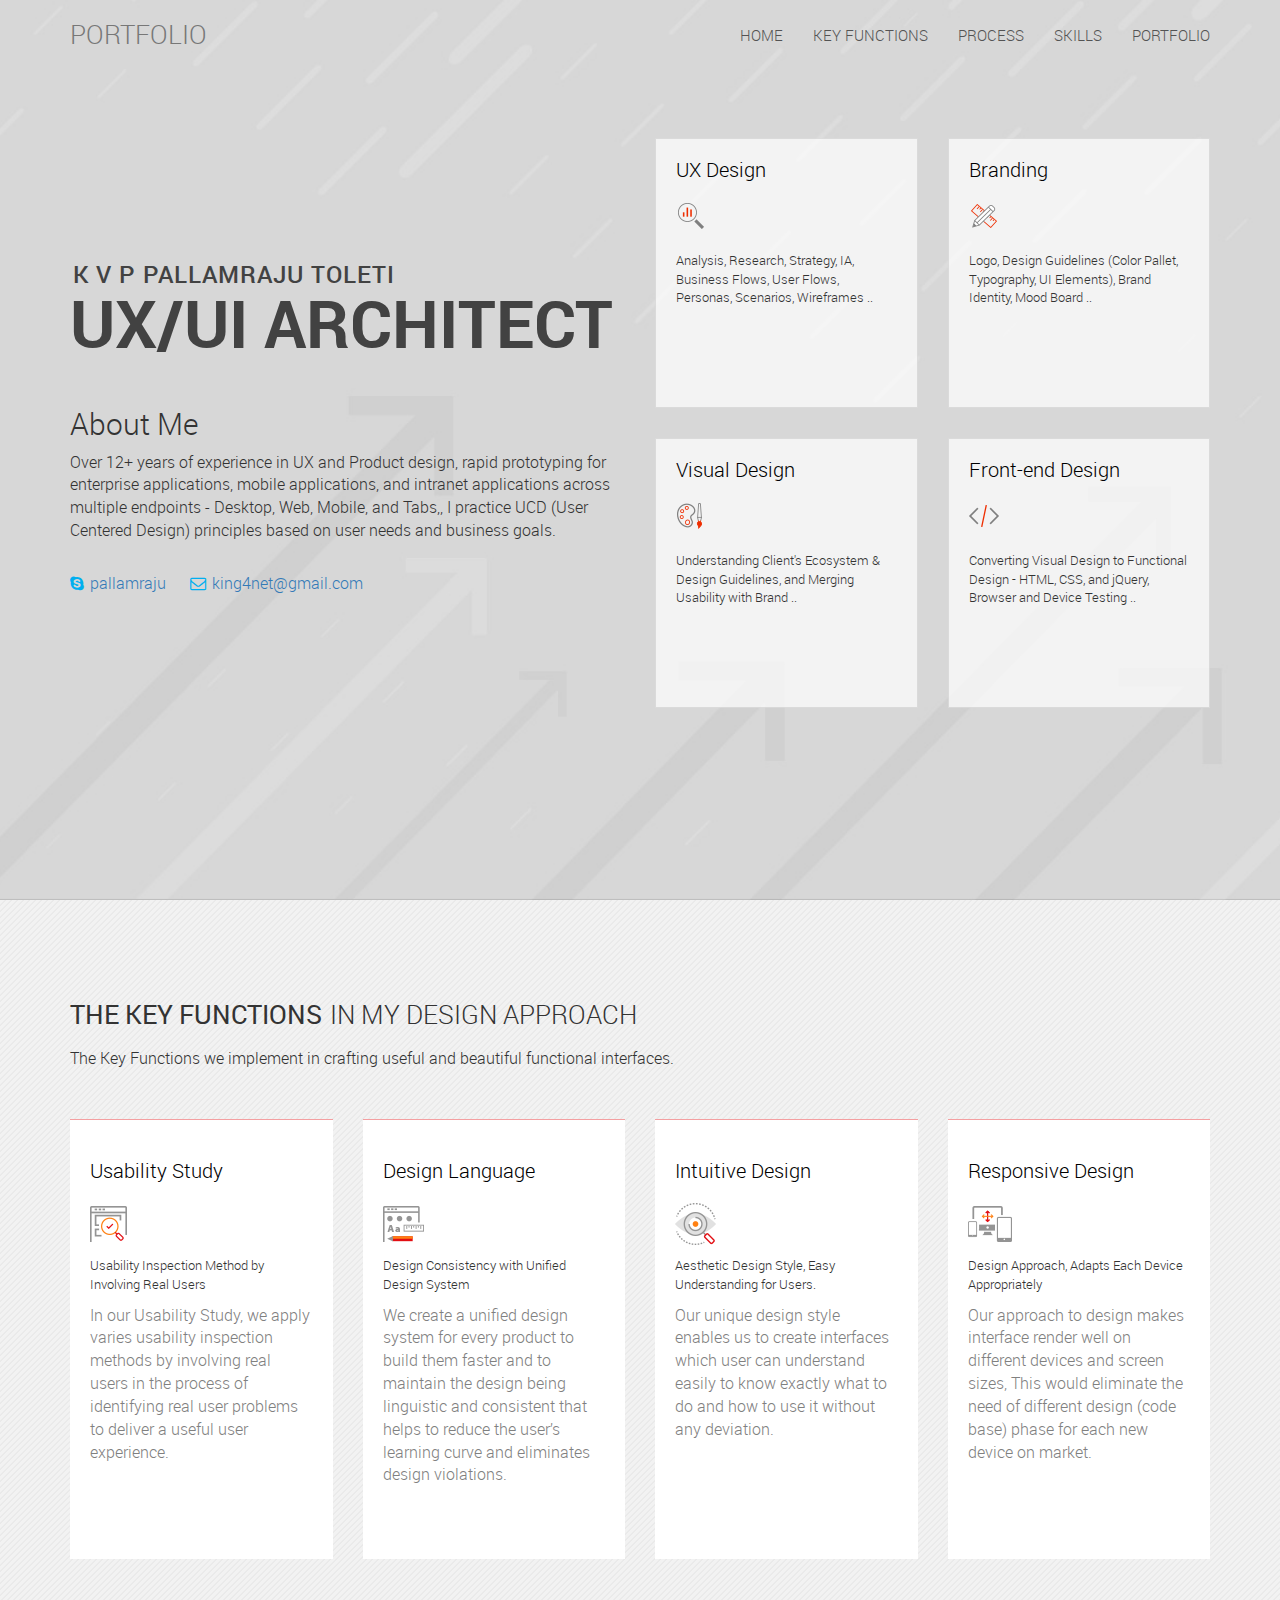
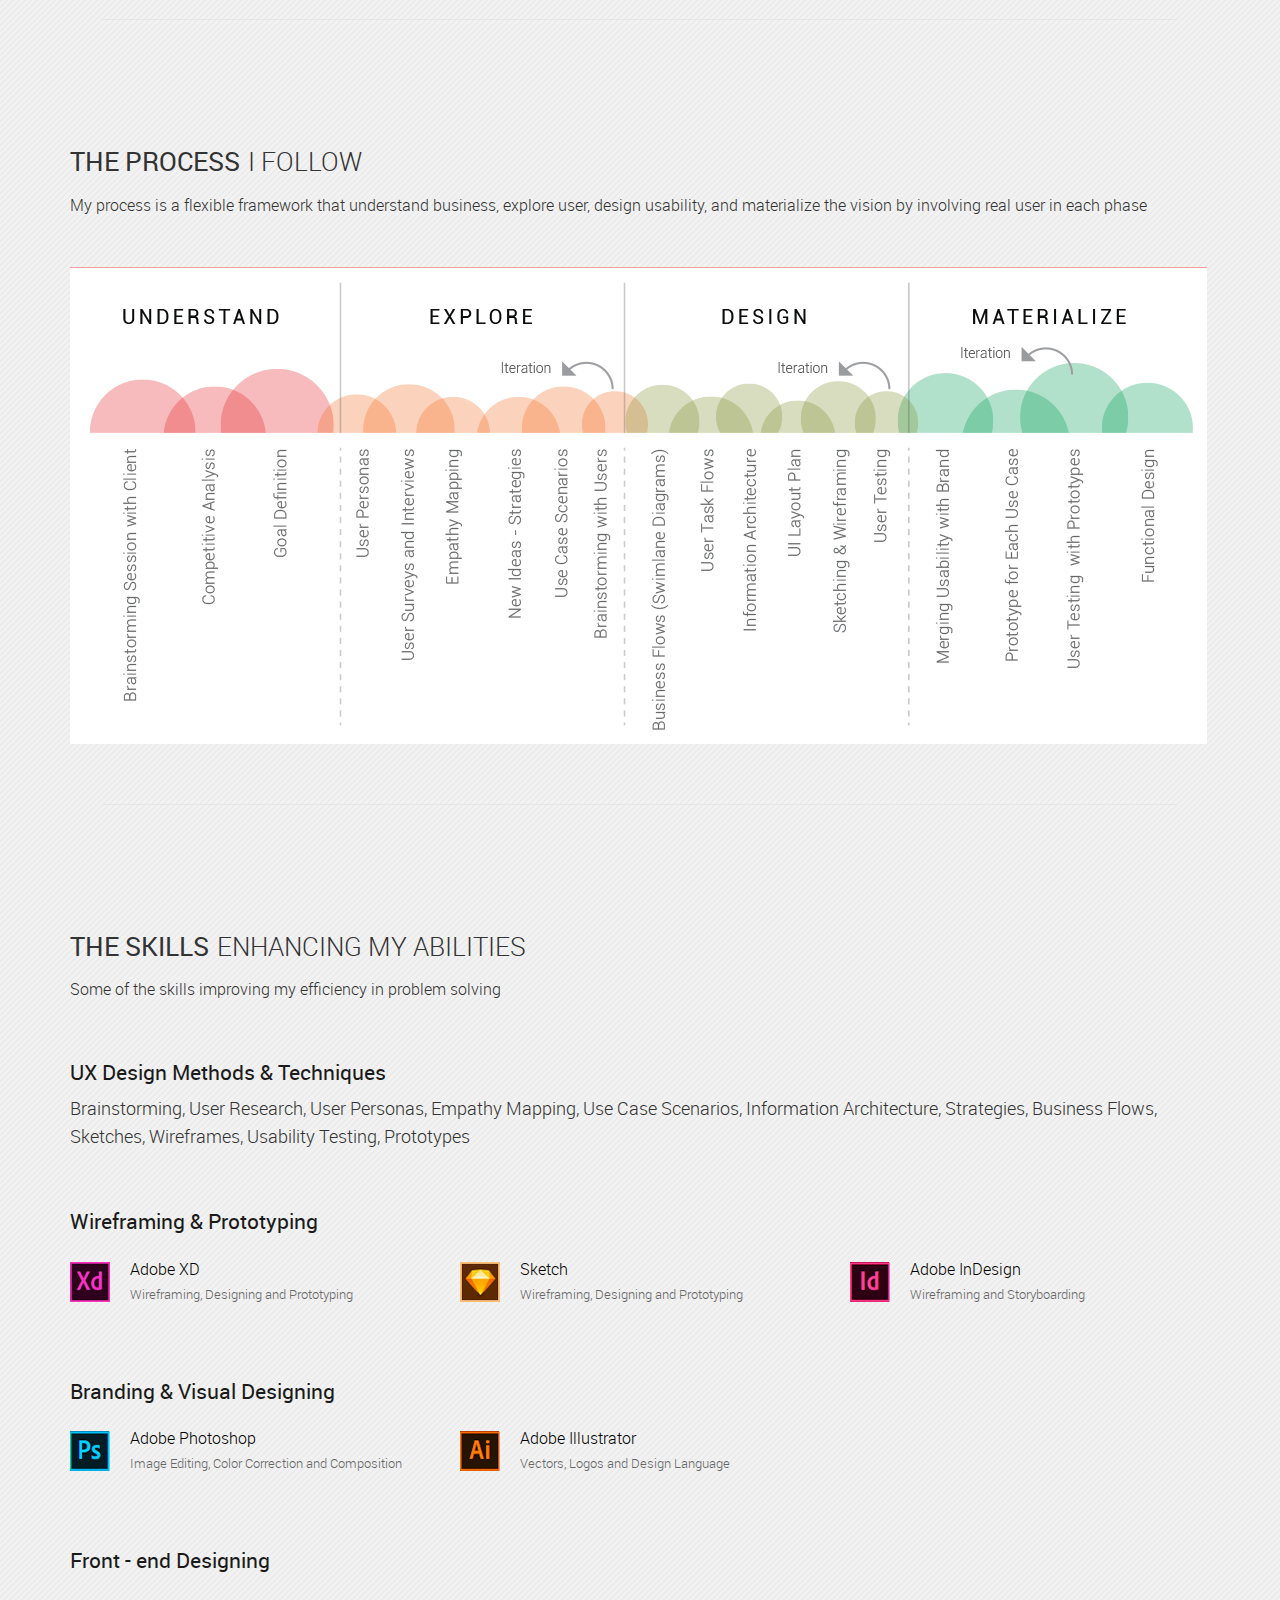
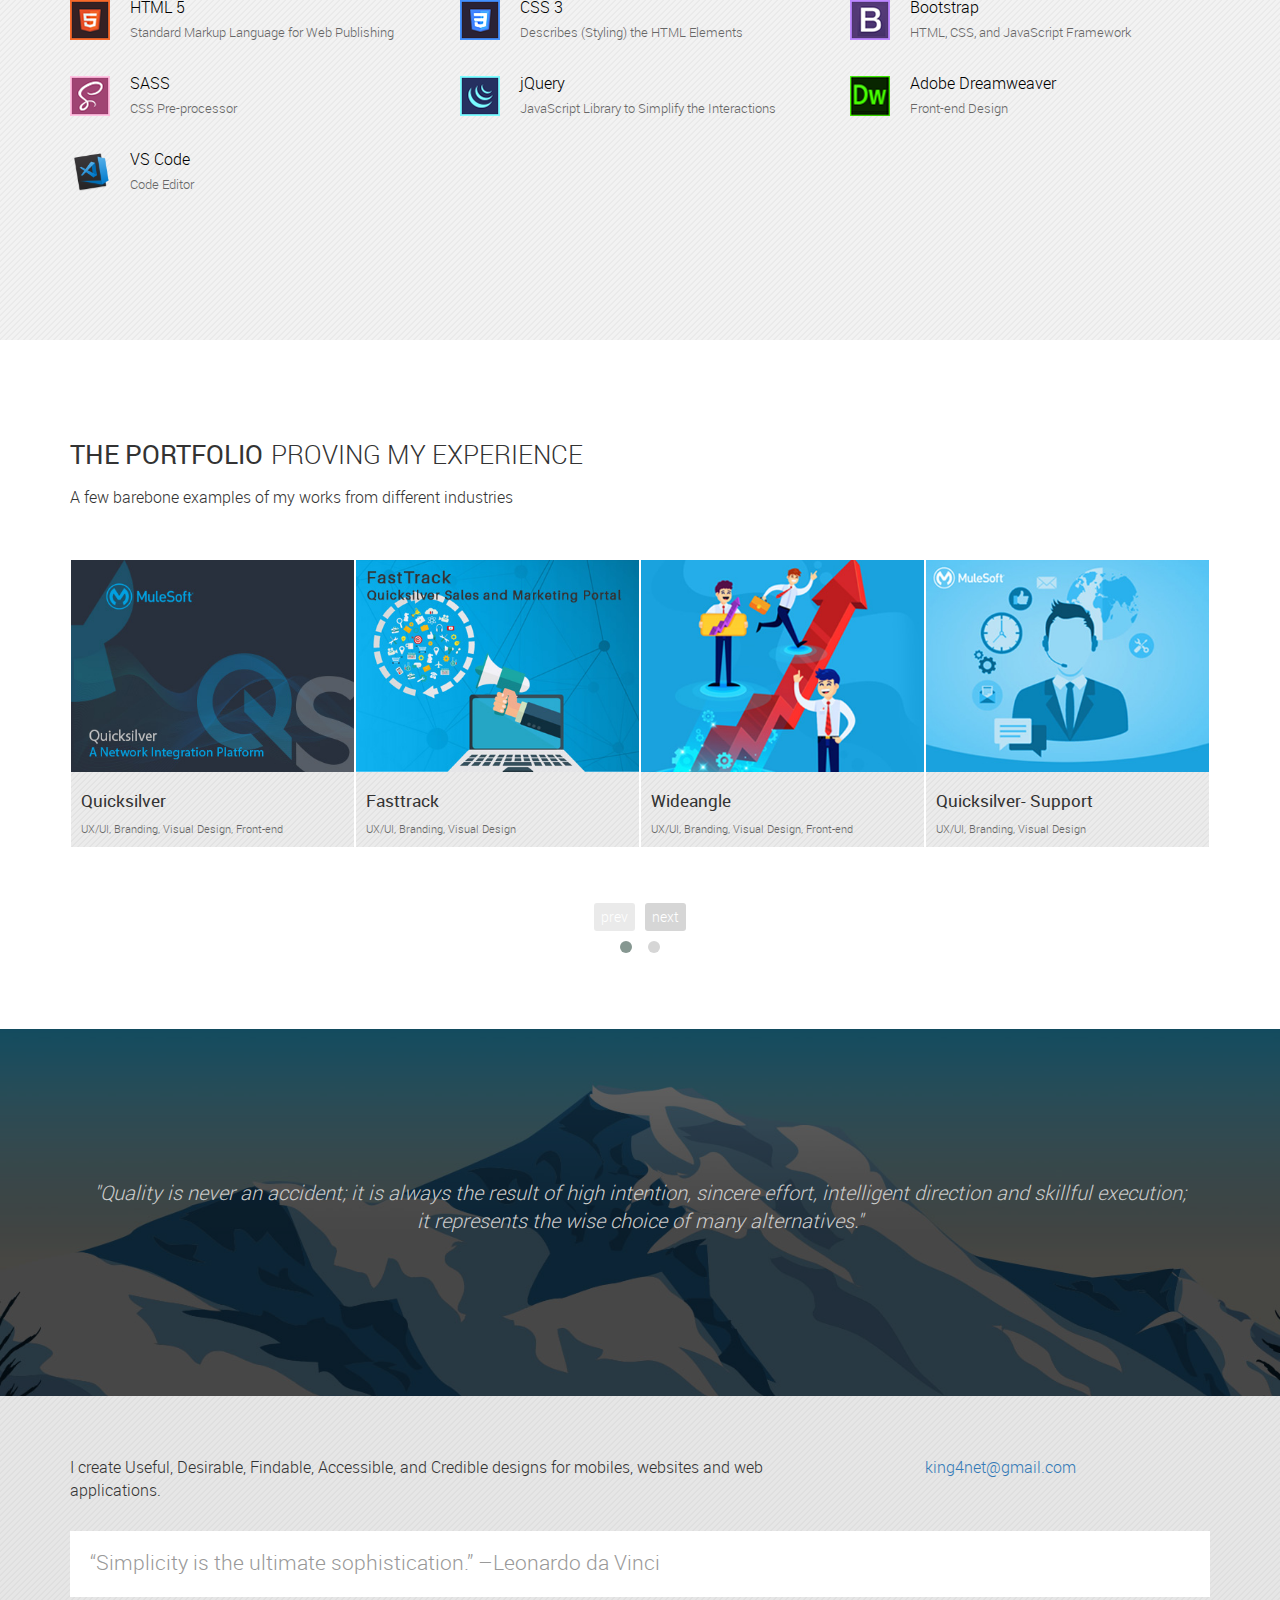
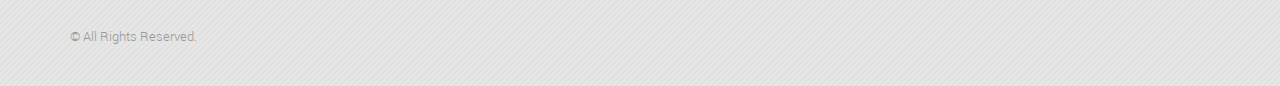
<file: index.html>
<!DOCTYPE html>
<html lang="en" class="no-js">
    <head>
        <meta charset="UTF-8">
        <meta http-equiv="X-UA-Compatible" content="IE=edge">
        <meta name="viewport" content="width=device-width, initial-scale=1">
        <title>Portfolio</title>
        <link rel="icon" href="favicon.ico">
        <link rel="shortcut icon" href="favicon">
        <!-- Animate css -->
        <link rel="stylesheet" href="assets/css/animate.min.css">
        <!-- FontAwesome css -->
        <link rel="stylesheet" href="assets/css/font-awesome.min.css">
        <!-- bootstrap css -->
        <link rel="stylesheet" href="assets/css/bootstrap.min.css">
        <!-- owl-carousel css -->
        <link rel="stylesheet" href="assets/css/owl.carousel.min.css">
        <!-- owl-carousel-theme css -->
        <link rel="stylesheet" href="assets/css/owl.theme.default.min.css">
        <!-- mainstyle css -->
        <link rel="stylesheet" href="assets/css/main-styles.css">        
        <!--[if lt IE 9]>
            <script src="assets/js/html5shiv.min.js"></script>
            <script src="assets/js/respond.min.js"></script>
        <![endif]-->        
    </head>
    <body>        
        <!-- Pre-loader start -->
        <div class="pre-loader-wrap"><div class="pre-loader"></div></div>
        <!-- Pre-loader end -->
        <div class="page-wrape">
            <header class="header-nav-wrap">
                <div class="container pad-remove">
                    <div class="row">
                        <div class="col-md-12">            
                            <nav class="navbar navbar-default">
                                <div class="container-fluid">
                                    <!-- Brand and toggle get grouped for better mobile display -->
                                    <div class="navbar-header">
                                        <button type="button" class="navbar-toggle collapsed" data-toggle="collapse" data-target="#bs-example-navbar-collapse-1" aria-expanded="false">
                                            <span class="sr-only">Toggle navigation</span>
                                            <span class="icon-bar"></span>
                                            <span class="icon-bar"></span>
                                            <span class="icon-bar"></span>
                                        </button>
                                        <a class="navbar-brand" href="#top">
                                            PORTFOLIO
                                        </a>
                                    </div>

                                    <!-- Collect the nav links, forms, and other content for toggling -->
                                    <div class="collapse navbar-collapse" id="bs-example-navbar-collapse-1">
                                        <ul class="nav navbar-nav navbar-right">
                                            <li><a href="#top">home</a></li>
                                            <li><a href="#techniques">key functions</a></li>
                                            <li><a href="#process">process</a></li>
                                            <li><a href="#skill">skills</a></li>
                                            <li><a href="#portfolio">portfolio</a></li>
                                            <!-- <li><a href="#contact">contact</a></li> -->
                                        </ul>
                                    </div><!-- /.navbar-collapse -->
                                </div><!-- /.container-fluid -->
                            </nav>
                        </div>
                    </div>
                </div>
            </header>
            <div class="sticky-layer"></div>            
            <div class="broacher-wrap">
                <div class="container">
                    <div class="row">
                        <div class="col-md-6">
                            <div class="divTable">
                                <div class="divTableCell">
                                    <h3>K V P PALLAMRAJU TOLETI</h3>
                                    <h1>UX/UI ARCHITECT</h1>
                                    <!-- <img src="assets/img/icons/btn.png" alt="" height="40" width="40"> -->
                                    
                                    <p class="second-p">
                                        <h2>About Me</h2>
                                        Over 12+ years of experience in UX and Product design, rapid prototyping for enterprise applications, mobile applications, and intranet applications across multiple endpoints - Desktop, Web, Mobile, and Tabs,, I practice UCD (User Centered Design) principles based on user needs and business goals.</p>
                                    <!--p>We practice user centered design principles based on user needs and business goals.</p-->
                                    <p><span><i class="fa fa-skype"></i><a href="skype:pallamraju?chat">pallamraju</a></span>
                                    <span><i class="fa fa-envelope-o"></i><a href="mailto:king4net@gmail.com">king4net@gmail.com</a></span></p>
                                </div>
                            </div>
                        </div>
                        <div class="col-md-6">
                            <div class="divTable">
                                <div class="divTableCell">
                                    <div class="row">
                                        <div class="col-md-6">
                                            <article>
                                                <h2>UX Design</h2>
                                                <p><img src="assets/img/icons/icon-research.png" alt="Mountx"></p>
                                                <p>Analysis, Research, Strategy, IA, Business Flows, User Flows, Personas, Scenarios, Wireframes .. </p>
                                            </article>
                                        </div>
                                        <div class="col-md-6">
                                            <article>
                                                <h2>Branding</h2>
                                                <p><img src="assets/img/icons/icon-branding.png" alt="Mountx"></p>
                                                <p>Logo, Design Guidelines (Color Pallet, Typography, UI Elements), Brand Identity, Mood Board ..</p>
                                            </article>
                                        </div>
                                    </div>
                                    <div class="row">
                                        <div class="col-md-6">
                                            <article>
                                                <h2>Visual Design</h2>
                                                <p><img src="assets/img/icons/icon-designing.png" alt="Mountx"></p>
                                                <p>Understanding Client's Ecosystem & Design Guidelines, and Merging Usability with Brand ..</p>
                                            </article>
                                        </div>
                                        <div class="col-md-6">
                                            <article>
                                                <h2>Front-end Design</h2>
                                                <p><img src="assets/img/icons/icon-frontend.png" alt="Mountx"></p>
                                                <p>Converting Visual Design to Functional Design - HTML, CSS, and jQuery, Browser and Device Testing ..</p>
                                            </article>
                                        </div>
                                    </div>
                                </div>
                            </div>
                        </div>
                    </div>
                </div>
            </div>
            <div class="content-body">
                <section id="techniques" class="our-services-section">
                    <div class="container">
                        <div class="row">
                            <div class="col-sm-12">
                                <h2>The Key Functions</h2><span>In My Design Approach</span>
                                <p class="headingp">The Key Functions we implement in crafting useful and beautiful functional interfaces. </p>
                                <div class="row">
                                    <div class="col-md-3">
                                        <article>
                                            <h3 class="red">Usability Study</h3>
                                            <img src="assets/img/icons/icon-usability.png" alt="">
                                            <p class="small">Usability Inspection Method by Involving Real Users</p>
                                            <p>In our Usability Study, we apply varies usability inspection methods by involving real users in the process of identifying real user problems to deliver a useful user experience.</p>
                                            <p><a href="javascript:void(0)"></a></p>
                                        </article>
                                    </div>
                                    <div class="col-md-3">
                                        <article>
                                            <h3 class="red">Design Language</h3>
                                            <img src="assets/img/icons/icon-design.png" alt="">
                                            <p class="small">Design Consistency with Unified Design System</p>
                                            <p>We create a unified design system for every product to build them faster and to maintain the design being linguistic and consistent that helps to reduce the user’s learning curve and eliminates design violations.</p>                                        
                                            <p><a href="javascript:void(0)"></a></p>
                                        </article>
                                    </div>
                                    <div class="col-md-3">
                                        <article>
                                            <h3 class="red">Intuitive Design</h3>
                                            <img src="assets/img/icons/icon-intuitive.png" alt="">
                                            <p class="small">Aesthetic Design Style, Easy Understanding for Users.</p>
                                            <p>Our unique design style enables us to create interfaces which user can understand easily to know exactly what to do and how to use it without any deviation. </p>                                        
                                            <p><a href="javascript:void(0)"></a></p>
                                        </article>
                                    </div>
                                    <div class="col-md-3">
                                        <article>
                                            <h3 class="red">Responsive Design</h3>
                                            <img src="assets/img/icons/icon-responsive.png" alt="">
                                            <p class="small">Design Approach, Adapts Each Device Appropriately </p>
                                            <p>Our approach to design makes interface render well on different devices and screen sizes, This would eliminate the need of different design (code base) phase for each new device on market.</p>                                        
                                            <p><a href="javascript:void(0)"></a></p>
                                        </article>
                                    </div>
                                </div>
                            </div>
                        </div>
                    </div>
                </section>
                <hr>
                <section id="process" class="our-services-section">
                    <div class="container">
                        <div class="row">
                            <div class="col-sm-12">
                                <h2>The Process</h2><span>I follow</span>
                                <p class="headingp">My process is a flexible framework that understand business, explore user, design usability, and materialize the vision by involving real user in each phase</p>
                                <img class="img-responsive" src="assets/img/process.png" alt="">
                            </div>
                        </div>
                    </div>
                </section>
                <hr>
                <section id="skill" class="skill-section">
                    <div class="container">
                        <div class="row">
                            <!--div class="col-lg-12">
                                <h2>The Skills</h2><span>Enhancing Our Abilities</span>
                                <p class="headingp">Here are some skills that are</p>
                            </div>
                            <div class="col-md-4 skill-type">
                                <h3>Strategy + Design</h3>
                                <ul>
                                    <li>Brainstorming</li>
                                    <li>User Research</li>
                                    <li>Personas</li>
                                    <li>Use Case Scenarios</li>
                                    <li>Strategies</li>
                                    <li>Business Flows</li>
                                    <li>Sketches</li>
                                    <li>Information Architecture</li>
                                    <li>Wireframes</li>
                                    <li>User Testing</li>
                                    <li>Prototypes</li>
                                </ul>
                            </div>
                            <div class="col-md-4 skill-type">
                                <h3>Tools</h3>
                                <ul>
                                    <li>Adobe XD</li>
                                    <li>Sketch</li>
                                    <li>Adobe Illustrator</li>
                                    <li>Adobe InDesign</li>
                                    <li>Adobe Photoshop</li>
                                    <li>Adobe Dreamweaver</li>
                                    <li>NetBeans</li>
                                </ul>
                            </div>
                            <div class="col-md-4 skill-type">
                                <h3>Technologies</h3>
                                <ul>
                                    <li>HTML5</li>
                                    <li>CSS3</li>
                                    <li>SASS</li>
                                    <li>Bootstrap</li>
                                    <li>jQuery</li>
                                    <li>JSON</li>
                                </ul>
                            </div-->
                            <div class="col-sm-12">
                                <h2>The Skills</h2><span>Enhancing My Abilities</span>
                                <p class="headingp">Some of the skills improving my efficiency in problem solving</p>
                                <div class="skill-type">
                                    <h3>UX Design Methods & Techniques</h3>
                                    <h4>Brainstorming, User Research, User Personas, Empathy Mapping, Use Case Scenarios, Information Architecture, Strategies, Business Flows, Sketches, Wireframes, Usability Testing, Prototypes</4>
                                        <!--ul>
                                            <li>Brainstorming</li>
                                            <li>User Research</li>
                                            <li>User Personas</li>
                                            <li>Empathy Maps</li>
                                            <li>Use Case Scenarios</li>
                                            <li>Strategies</li>
                                            <li>Business Flows</li>
                                            <li>Sketches</li>
                                            <li>Information Architecture</li>
                                            <li>Wireframes</li>
                                            <li>User Testing</li>
                                            <li>Prototypes</li>
                                            <li>Task wise User Testing</li>
                                        </ul-->
                                </div>
                                <div class="skill-type">
                                    <h3>Wireframing & Prototyping</h3>
                                    <div class="row">
                                        <div class="col-sm-4">
                                            <article class="aex">
                                                <h4>Adobe XD</h4>
                                                <p class="small">Wireframing, Designing and Prototyping</p>
                                            </article>
                                        </div>
                                        <div class="col-sm-4">
                                            <article class="sketch">
                                                <h4>Sketch</h4>
                                                <p class="small">Wireframing, Designing and Prototyping</p>
                                            </article>
                                        </div>
                                        <div class="col-sm-4">
                                            <article class="aid">
                                                <h4>Adobe InDesign</h4>
                                                <p class="small">Wireframing and Storyboarding</p>
                                            </article>
                                        </div>
                                    </div>
                                </div>
                                <div class="skill-type">
                                    <h3>Branding & Visual Designing</h3>
                                    <div class="row">
                                        <div class="col-sm-4">
                                            <article class="aph">
                                                <h4>Adobe Photoshop</h4>
                                                <p class="small">Image Editing, Color Correction and Composition</p>
                                            </article>
                                        </div>
                                        <div class="col-sm-4">
                                            <article class="ail">
                                                <h4>Adobe Illustrator</h4>
                                                <p class="small">Vectors, Logos and Design Language</p>
                                            </article>
                                        </div>
                                        <!-- <div class="col-sm-4">
                                            <article class="aid">
                                                <h4>Adobe InDesign</h4>
                                                <p class="small">Branding, Design Guidelines and Publishing</p>
                                            </article>
                                        </div> -->
                                    </div>
                                </div>
                                <div class="skill-type">
                                    <h3>Front - end Designing</h3>
                                    <div class="row">
                                        <div class="col-sm-4">
                                            <article class="html">
                                                <h4>HTML 5</h4>
                                                <p class="small">Standard Markup Language for Web Publishing</p>
                                            </article>
                                        </div>
                                        <div class="col-sm-4">
                                            <article class="css">
                                                <h4>CSS 3</h4>
                                                <p class="small">Describes (Styling) the HTML Elements</p>
                                            </article>
                                        </div>
                                        <div class="col-sm-4">
                                            <article class="bootstrap">
                                                <h4>Bootstrap</h4>
                                                <p class="small">HTML, CSS, and JavaScript Framework</p>
                                            </article>
                                        </div>
                                    </div>
                                    <div class="row">
                                        <div class="col-sm-4">
                                            <article class="sass">
                                                <h4>SASS</h4>
                                                <p class="small">CSS Pre-processor</p>
                                            </article>
                                        </div>
                                        <div class="col-sm-4">
                                            <article class="jquery">
                                                <h4>jQuery</h4>
                                                <p class="small">JavaScript Library to Simplify the Interactions</p>
                                            </article>
                                        </div>
                                        <div class="col-sm-4">
                                            <article class="dreamweaver">
                                                <h4>Adobe Dreamweaver</h4>
                                                <p class="small">Front-end Design</p>
                                            </article>
                                        </div>
                                    </div>
                                    <div class="row">
                                        <div class="col-sm-4">
                                            <article class="vscode">
                                                <h4>VS Code</h4>
                                                <p class="small">Code Editor</p>
                                            </article>
                                        </div>
                                    </div>
                                </div>
                            </div>
                        </div>
                    </div>
                </section>
                <section id="portfolio" class="case-studies-section">
                    <div class="container">
                        <div class="row">
                            <div class="col-sm-12">
                                <h2>The Portfolio</h2><span>Proving My Experience</span>
                                <p class="headingp">A few barebone examples of my works from different industries</p>
                                <div class="owl-carousel owl-theme">
                                    <div class="case-studies-item">
                                        <div class="port-item">
                                            <a href="quicksilver.html">
                                                <div class="port-img"><img class="img-responsive" src="assets/img/case-studies/quicksilver.jpg" alt=""></div>
                                                <div class="port-content">
                                                    <h3>Quicksilver</h3>
                                                    <p class="small">UX/UI, Branding, Visual Design, Front-end</p>
                                                </div>
                                            </a>
                                        </div>
                                    </div>
                                    <div class="case-studies-item">
                                        <div class="port-item">
                                            <a href="fasttrack.html">
                                                <div class="port-img"><img class="img-responsive" src="assets/img/case-studies/fasttrack.jpg" alt=""></div>
                                                <div class="port-content">
                                                    <h3>Fasttrack</h3>
                                                    <p class="small">UX/UI, Branding, Visual Design</p>
                                                </div>
                                            </a>
                                        </div>
                                    </div>
                                    <div class="case-studies-item">
                                        <div class="port-item">
                                            <a href="wideangle.html">
                                                <div class="port-img"><img class="img-responsive" src="assets/img/case-studies/wideangle.jpg" alt=""></div>
                                                <div class="port-content">
                                                    <h3>Wideangle</h3>
                                                    <p class="small">UX/UI, Branding, Visual Design, Front-end</p>
                                                </div>
                                            </a>
                                        </div>
                                    </div>
                                    <div class="case-studies-item">
                                        <div class="port-item">
                                            <a href="quicksilver_support.html">
                                                <div class="port-img"><img class="img-responsive" src="assets/img/case-studies/qs_365.jpg" alt=""></div>
                                                <div class="port-content">
                                                    <h3>Quicksilver- Support</h3>
                                                    <p class="small">UX/UI, Branding, Visual Design</p>
                                                </div>
                                            </a>
                                        </div>
                                    </div>
                                    <div class="case-studies-item">
                                        <div class="port-item">
                                            <a href="bt.html">
                                                <div class="port-img"><img class="img-responsive" src="assets/img/case-studies/bt.jpg" alt=""></div>
                                                <div class="port-content">
                                                    <h3>BT (Bandwidth Provisioning)</h3>
                                                    <p class="small">UX/UI, Branding, Visual Design, Front-end</p>
                                                </div>
                                            </a>
                                        </div>
                                    </div>
                                    <!-- <div class="case-studies-item">
                                        <div class="port-item">
                                            <a href="edutree.html">
                                                <div class="port-img"><img class="img-responsive" src="assets/img/case-studies/edutree.jpg" alt=""></div>
                                                <div class="port-content">
                                                    <h3>EduTree</h3>
                                                    <p class="small">UX/UI, Branding, Visual Design, Front-end</p>
                                                </div>
                                            </a>
                                        </div>
                                    </div> -->
                                </div>
                            </div>
                        </div>
                    </div>
                </section>
                <section id="quote" class="quote-section">
                    <div class="container">
                        <div class="row">
                            <div class="col-sm-12">
                                <section>
                                    <h2 class="hidden">quote</h2>
                                    <p>
                                        <em>"Quality is never an accident; it is always the result of high intention, sincere effort, intelligent direction and skillful execution;  <br> it represents the wise choice of many alternatives."</em>
                                    </p>
                                </section>
                            </div>
                        </div>
                    </div>
                </section>
            </div>
            <footer id="footer" class="footer">
                <div class="container">
                    <div class="row">
                        <div class="col-lg-8 col-md-8">
                            I create Useful, Desirable, Findable, Accessible, and Credible designs for mobiles, websites and web applications.
                        </div>
                        <div class="col-lg-3 col-md-3 col-lg-offset-1">
                            <a href="mailto:king4net@gmail.com">king4net@gmail.com</a>
                        </div>
                    </div>
                    <div class="row social">
                        <!--div class="col-xs-2"><p><a href="#"><i class="fa fa-facebook"></i></a></p></div>
                        <div class="col-xs-2"><p><a href="#"><i class="fa fa-twitter"></i></a></p></div>
                        <div class="col-xs-2"><p><a href="#"><i class="fa fa-google-plus"></i></a></p></div>
                        <div class="col-xs-2"><p><a href="#"><i class="fa fa-linkedin"></i></a></p></div>
                        <div class="col-xs-2"><p><a href="#"><i class="fa fa-pinterest-p"></i></a></p></div>
                        <div class="col-xs-2"><p><a href="#"><i class="fa fa-youtube-play"></i></a></p></div-->
                        <div class="container">
                            <div class="row bottom-line">
                                <div class="col-md-9">
                                    <p>“Simplicity is the ultimate sophistication.” –Leonardo da Vinci</p>
                                </div>
                                <div class="col-md-3">
                                    <p>
                                        <!--a href="#"><i class="fa fa-twitter"></i></a>
                                        <a href="#"><i class="fa fa-youtube-play"></i></a
                                        <a href="#"><i class="fa fa-linkedin"></i></a>-->
                                    </p>
                                </div>
                            </div>
                        </div>
                    </div>
                    <div class="row"><p>© All Rights Reserved.</p></div>
                </div>

            </footer>
        </div>
        <!-- jQuery  js-->
        <script src="assets/js/jquery.min.js"></script>        
        <!-- Bootstrap  js-->
        <script src="assets/js/bootstrap.min.js"></script>
        <!-- ancher link scripts js-->
        <script src="assets/js/scrolltopcontrol.js"></script>
        <!-- owl-carousel js -->
        <script src="assets/js/owl.carousel.min.js"></script>
        <!-- Main scripts js-->
        <script src="assets/js/main-script.js"></script>
        <script>
            $(document).ready(function () {
                $(".owl-carousel").owlCarousel({
                    items: 3,
                    autoplay: true,
                    loop: true,
                    autoplayHoverPause: true,
                    responsiveClass: true,
                    responsive: {
                        0: {
                            items: 1,
                            nav: true
                        },
                        600: {
                            items: 2,
                            nav: false
                        },
                        800: {
                            items: 3,
                            nav: false
                        },
                        1000: {
                            items: 4,
                            nav: true,
                            loop: false
                        }
                    }
                });
            });
            $(document).on('click.nav', '.navbar-collapse.in', function (e) {
                if ($(e.target).is('a')) {
                    $(this).removeClass('in').addClass('collapse');
                }
            });
        </script>
    </body>
</html>
</file>
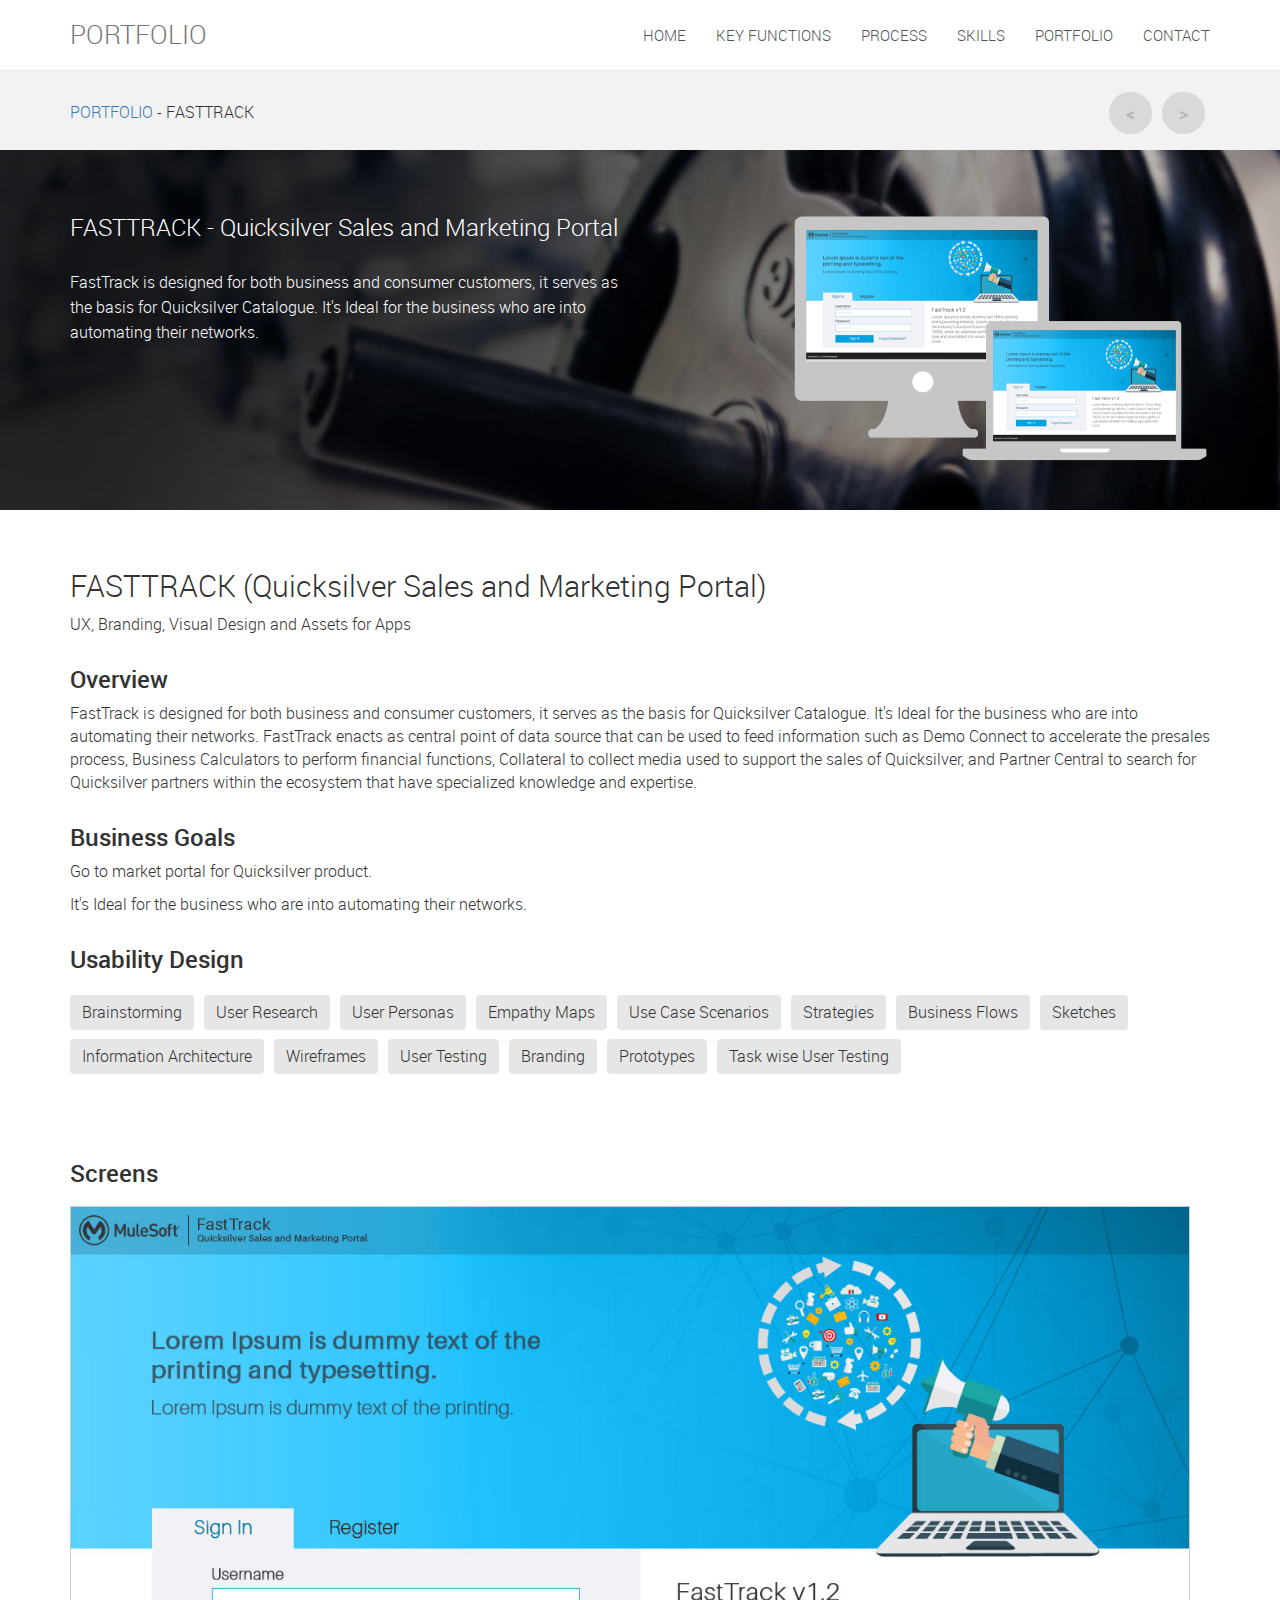
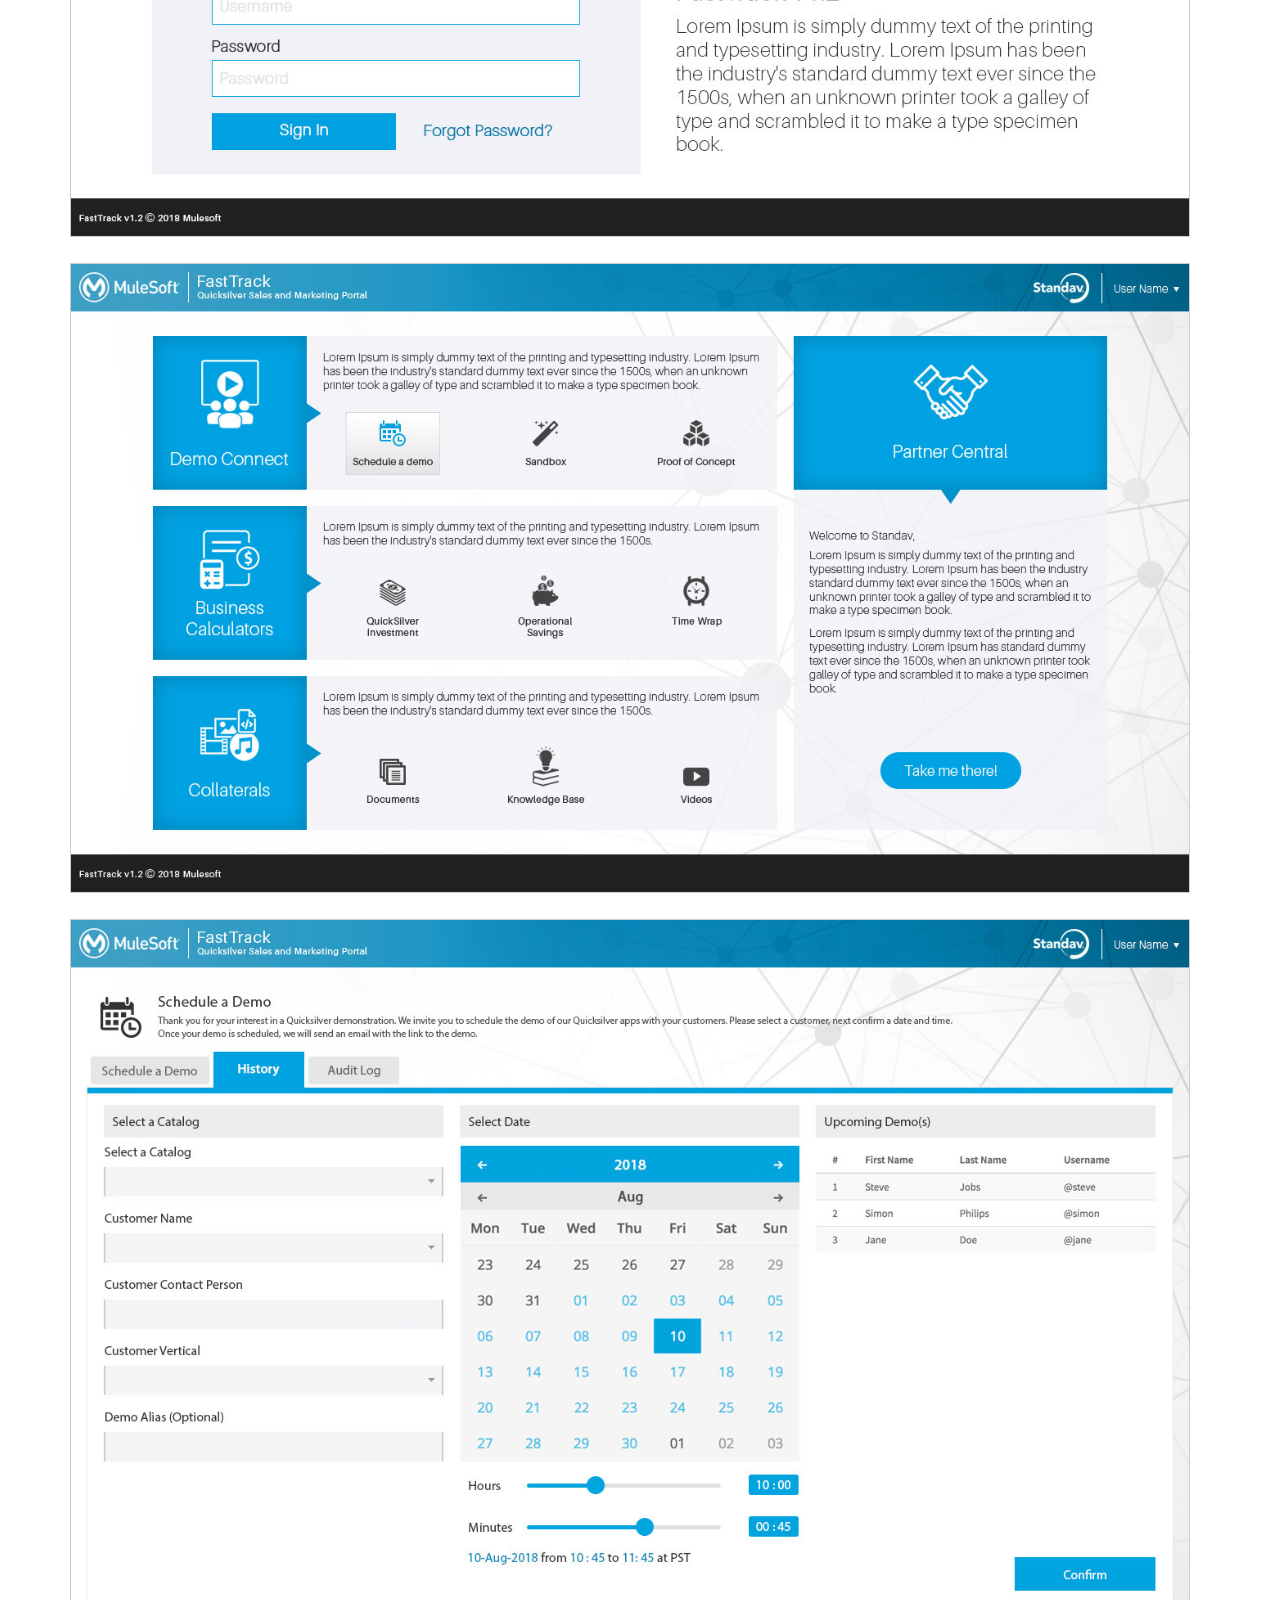
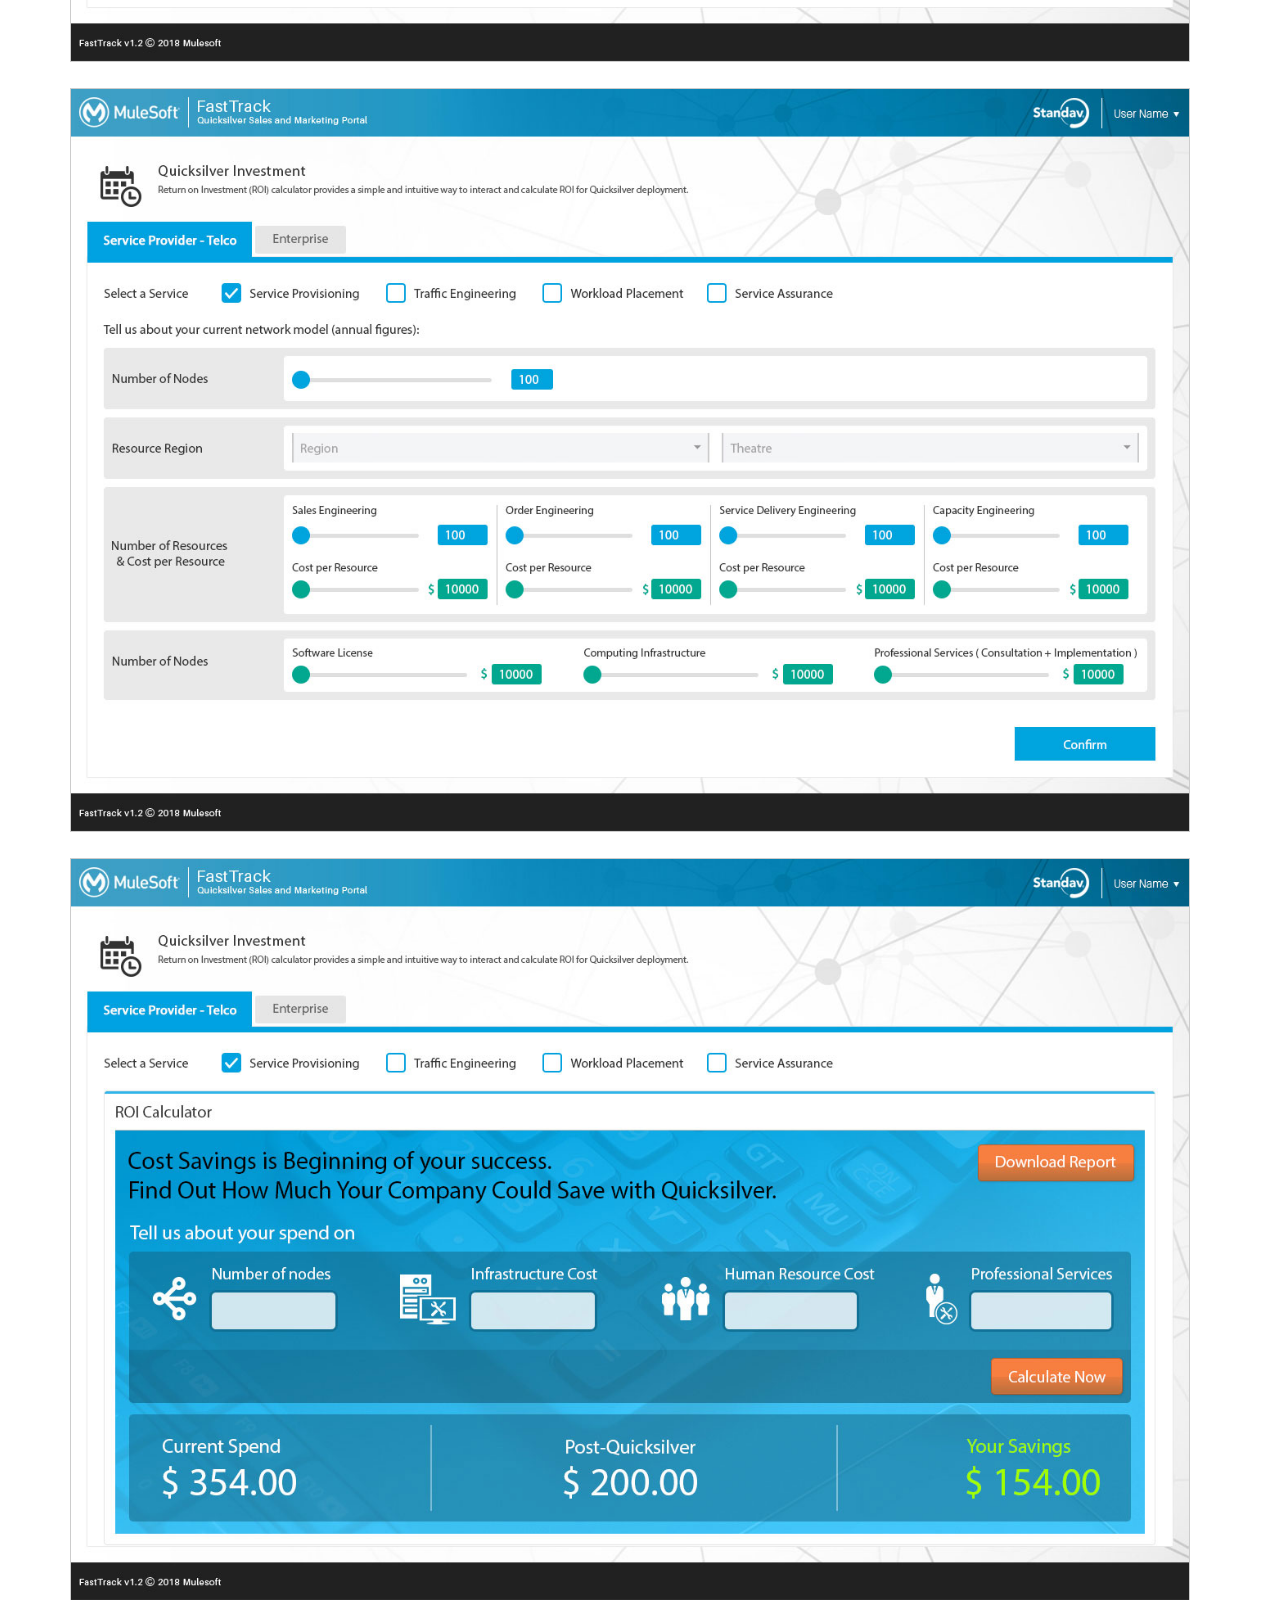
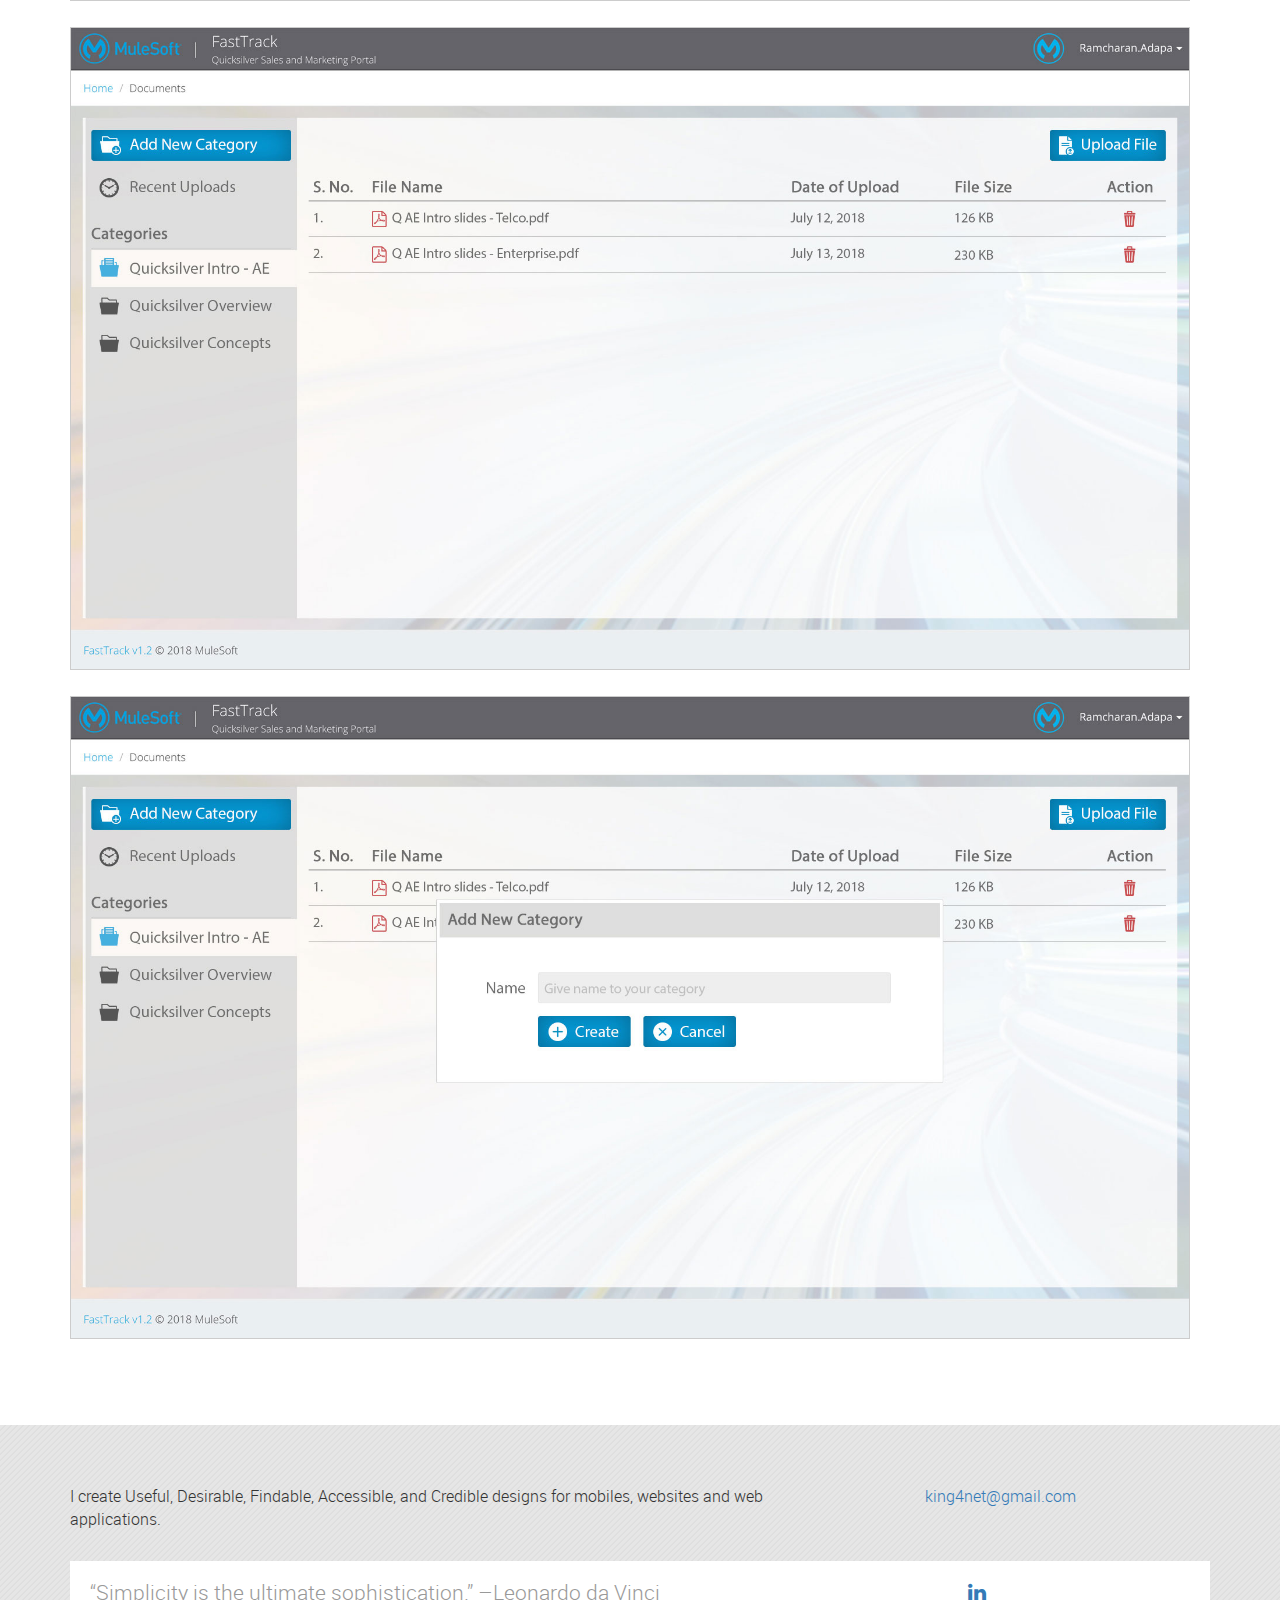
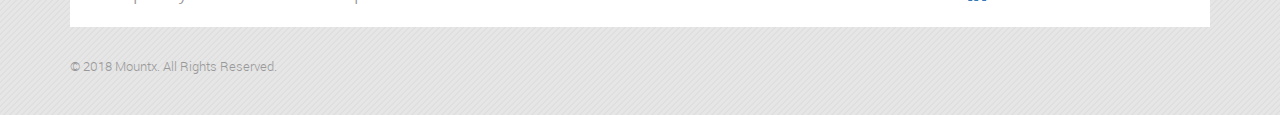
<file: fasttrack.html>
<!DOCTYPE html>
<html lang="en" class="no-js">
    <head>
        <meta charset="UTF-8">
        <meta http-equiv="X-UA-Compatible" content="IE=edge">
        <meta name="viewport" content="width=device-width, initial-scale=1">
        <title>Portfolio-Fasttrack</title>
        <link rel="icon" href="favicon.ico">
        <link rel="shortcut icon" href="favicon">
        <!-- Animate css -->
        <link rel="stylesheet" href="assets/css/animate.min.css">
        <!-- FontAwesome css -->
        <link rel="stylesheet" href="assets/css/font-awesome.min.css">
        <!-- bootstrap css -->
        <link rel="stylesheet" href="assets/css/bootstrap.min.css">
        <!-- owl-carousel css -->
        <link rel="stylesheet" href="assets/css/owl.carousel.min.css">
        <!-- owl-carousel-theme css -->
        <link rel="stylesheet" href="assets/css/owl.theme.default.min.css">        
        <!-- mainstyle css -->
        <link rel="stylesheet" href="assets/css/main-styles.css">        
        <!--[if lt IE 9]>
            <script src="assets/js/html5shiv.min.js"></script>
            <script src="assets/js/respond.min.js"></script>
        <![endif]-->
    </head>
    <body>        
        <!-- Pre-loader start -->
        <div class="pre-loader-wrap"><div class="pre-loader"></div></div>
        <!-- Pre-loader end -->
        <div class="page-wrape">
            <div class="nav-tab-mountx">
                <div class="header-one">                    
                    <div class="container pad-remove">
                        <div class="row">
                            <div class="col-md-12">            
                                <nav class="navbar navbar-default">
                                    <div class="container-fluid">
                                        <!-- Brand and toggle get grouped for better mobile display -->
                                        <div class="navbar-header">
                                            <button type="button" class="navbar-toggle collapsed" data-toggle="collapse" data-target="#bs-example-navbar-collapse-1" aria-expanded="false">
                                                <span class="sr-only">Toggle navigation</span>
                                                <span class="icon-bar"></span>
                                                <span class="icon-bar"></span>
                                                <span class="icon-bar"></span>
                                            </button>
                                            <a class="navbar-brand" href="index.html">
                                                <!-- <img src="assets/img/logo.png" alt=""> -->
                                                PORTFOLIO
                                            </a>
                                        </div>

                                        <!-- Collect the nav links, forms, and other content for toggling -->
                                        <div class="collapse navbar-collapse" id="bs-example-navbar-collapse-1">
                                            <ul class="nav navbar-nav navbar-right">
                                                <li><a href="index.html">home</a></li>
                                                <li><a href="index.html">key functions</a></li>
                                                <li><a href="index.html">process</a></li>
                                                <li><a href="index.html">skills</a></li>
                                                <li><a href="index.html">portfolio</a></li>
                                                <li><a href="index.html">contact</a></li>                                            
                                            </ul>
                                        </div><!-- /.navbar-collapse -->
                                    </div><!-- /.container-fluid -->
                                </nav>
                            </div>
                        </div>
                    </div>                    
                </div>
                <div class="header-two">
                    <div class="container">
                        <div class="row">
                            <div class="col-md-12">
                                <span><a href="index.html">Portfolio</a> - FastTrack</span>
                                <span><a href="quicksilver.html"><span><</span></a><a href="wideangle.html"><span>></span></a></span>
                            </div>
                        </div>
                    </div>
                </div>                        
            </div>
            <div class="content-case-study-description">
                <div class="port-bg toss">
                    <div class="container">
                        <div class="row">
                            <div class="col-md-12">
                                <div class="col-lg-6 col-md-6 col-sm-6 col-sm-12" style="padding-left: 0;">
                                    <h3>FASTTRACK - Quicksilver Sales and Marketing Portal</h3>				
                                    <p>FastTrack is designed for both business and consumer customers, it serves as the basis for Quicksilver Catalogue. It's Ideal for the business who are into automating their networks.</p>
                                    <!--p class="hidden-sm hidden-xs"><a href="#">Download Casestudy</a></p-->
                                </div>
                                <div class="col-lg-6 col-md-6 col-sm-6 hidden-xs" style="padding-right: 0;">
                                    <img class="img-responsive" src="assets/img/case-studies/fasttrack/ftScreens.png" alt="">
                                </div>
                            </div>
                        </div>
                    </div>
                </div>
                <div class="container">
                    <div class="row">
                        <div class="col-md-12">
                            <!--section class="case-study-heading">
                                <h3><strong>TOLLR </strong>- World’s first toll payment system using “IoT-Connected Vehicle” platform</h3>
                            </section-->
                            <section class="case-study-conten">
                                <div class="row">
                                    <div class="col-md-12">
                                        <div>
                                            <h2>FASTTRACK (Quicksilver Sales and Marketing Portal)</h2>
                                            <p>UX, Branding, Visual Design and Assets for Apps</p>
                                        </div>
                                        <div>
                                            <h3>Overview</h3>
                                            <p>FastTrack is designed for both business and consumer customers, it serves as the basis for Quicksilver Catalogue. It's Ideal for the business who are into automating their networks. FastTrack enacts as central point of data source that can be used to feed information such as Demo Connect to accelerate the presales process, Business Calculators to perform financial functions, Collateral to collect media used to support the sales of Quicksilver, and Partner Central to search for Quicksilver partners within the ecosystem that have specialized knowledge and expertise.</p>
                                        </div>
                                        <div>
                                            <h3>Business Goals</h3>
                                            <p>Go to market portal for Quicksilver product.</p>
                                            <p>It's Ideal for the business who are into automating their networks.</p>
                                        </div>
                                        <div class="usability-design">
                                            <h3>Usability Design</h3>
                                            <!-- <p>User Experience Methods & Techniques Applied</p> -->
                                            <ul>
                                                <li>Brainstorming</li>
                                                <li>User Research</li>
                                                <li>User Personas</li>
                                                <li>Empathy Maps</li>
                                                <li>Use Case Scenarios</li>
                                                <li>Strategies</li>
                                                <li>Business Flows</li>
                                                <li>Sketches</li>
                                                <li>Information Architecture</li>
                                                <li>Wireframes</li>
                                                <li>User Testing</li>
                                                <li>Branding</li>
                                                <li>Prototypes</li>
                                                <li>Task wise User Testing</li>
                                            </ul>
                                        </div>
                                        <div class="screens">
                                            <h3>Screens</h3>
                                            <ul>
                                                <li><img class="img-responsive" src="assets/img/case-studies/fasttrack/web1.jpg" alt=""></li>
                                                <li><img class="img-responsive" src="assets/img/case-studies/fasttrack/web2.jpg" alt=""></li>
                                                <li><img class="img-responsive" src="assets/img/case-studies/fasttrack/web3.jpg" alt=""></li>
                                                <li><img class="img-responsive" src="assets/img/case-studies/fasttrack/web4.jpg" alt=""></li>
                                                <li><img class="img-responsive" src="assets/img/case-studies/fasttrack/web5.jpg" alt=""></li>
                                                <li><img class="img-responsive" src="assets/img/case-studies/fasttrack/web6.jpg" alt=""></li>
                                                <li><img class="img-responsive" src="assets/img/case-studies/fasttrack/web7.jpg" alt=""></li>
                                            </ul>
                                        </div>
                                    </div>
                                </div>
                            </section>
                        </div>
                    </div>
                </div>
            </div>
            <footer id="footer" class="footer">
                <div class="container">
                    <div class="row">
                        <div class="col-lg-8 col-md-8">
                            I create Useful, Desirable, Findable, Accessible, and Credible designs for mobiles, websites and web applications.
                        </div>
                        <div class="col-lg-3 col-md-3 col-lg-offset-1">
                            <a href="king4net@gmail.com">king4net@gmail.com</a>
                        </div>
                    </div>
                    <div class="row social">
                        <!--div class="col-xs-2"><p><a href="#"><i class="fa fa-facebook"></i></a></p></div>
                        <div class="col-xs-2"><p><a href="#"><i class="fa fa-twitter"></i></a></p></div>
                        <div class="col-xs-2"><p><a href="#"><i class="fa fa-google-plus"></i></a></p></div>
                        <div class="col-xs-2"><p><a href="#"><i class="fa fa-linkedin"></i></a></p></div>
                        <div class="col-xs-2"><p><a href="#"><i class="fa fa-pinterest-p"></i></a></p></div>
                        <div class="col-xs-2"><p><a href="#"><i class="fa fa-youtube-play"></i></a></p></div-->
                        <div class="container">
                            <div class="row bottom-line">
                                <div class="col-md-9">
                                    <p>“Simplicity is the ultimate sophistication.” –Leonardo da Vinci</p>
                                </div>
                                <div class="col-md-3">
                                    <p>
                                        <!--a href="#"><i class="fa fa-twitter"></i></a>
                                        <a href="#"><i class="fa fa-youtube-play"></i></a-->
                                        <a href="#"><i class="fa fa-linkedin"></i></a>
                                    </p>
                                </div>
                            </div>
                        </div>
                    </div>
                    <div class="row"><p>© 2018 Mountx. All Rights Reserved.</p></div>
                </div>

            </footer>
        </div>
        <!-- jQuery  js-->
        <script src="assets/js/jquery.min.js"></script>
        <!-- Bootstrap  js-->
        <script src="assets/js/bootstrap.min.js"></script>
        <!-- ancher link scripts js-->
        <!--<script src="assets/js/scrolltopcontrol.js"></script>-->
        <!-- owl-carousel js -->
        <script src="assets/js/owl.carousel.min.js"></script>
        <!-- Main scripts js-->
        <script src="assets/js/main-script.js"></script>
        <script src="assets/js/second-header-sticky.js"></script>
        <script>
            $(document).ready(function () {
                $(".owl-carousel").owlCarousel({
                    items: 1,
                    autoplay: true,
                    autoplayHoverPause: true,
                    loop: true
                });
            });
            $(document).on('click.nav', '.navbar-collapse.in', function (e) {
                if ($(e.target).is('a')) {
                    $(this).removeClass('in').addClass('collapse');
                }
            });
        </script>
    </body>
</html>
</file>
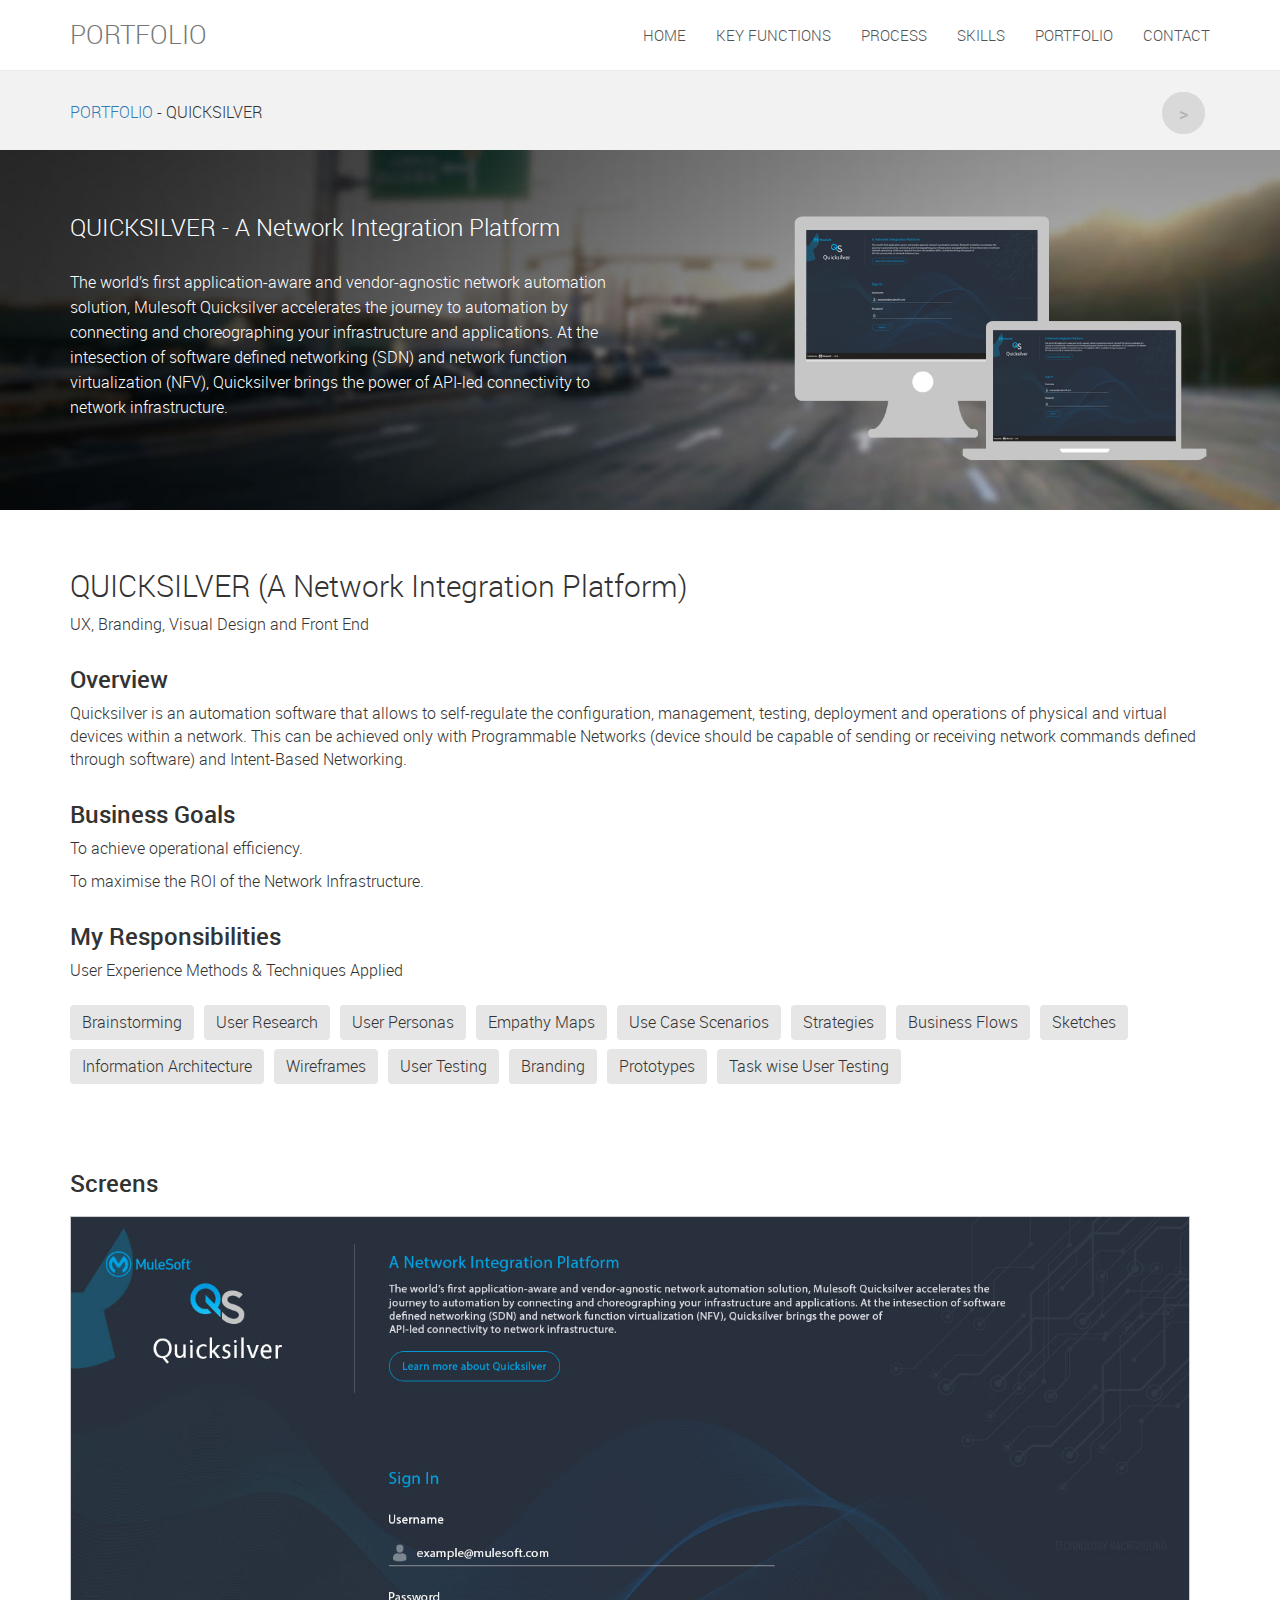
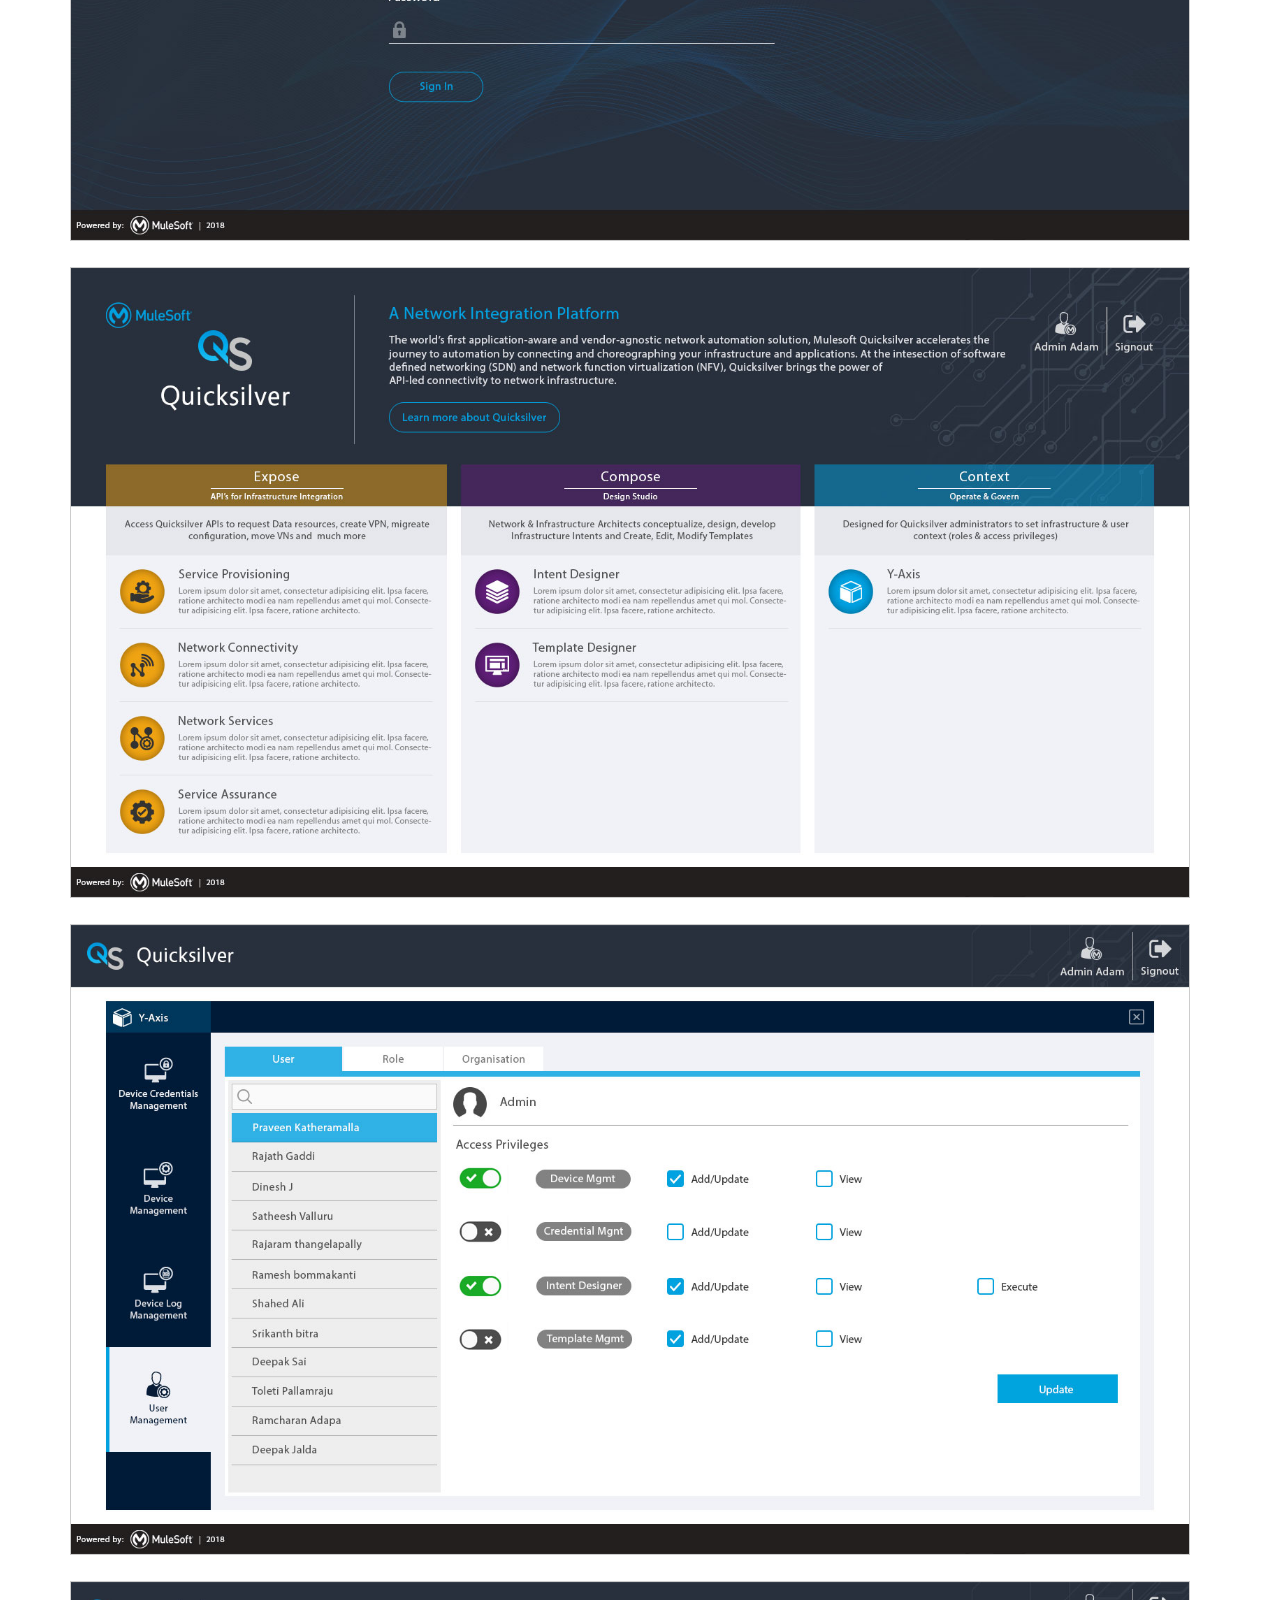
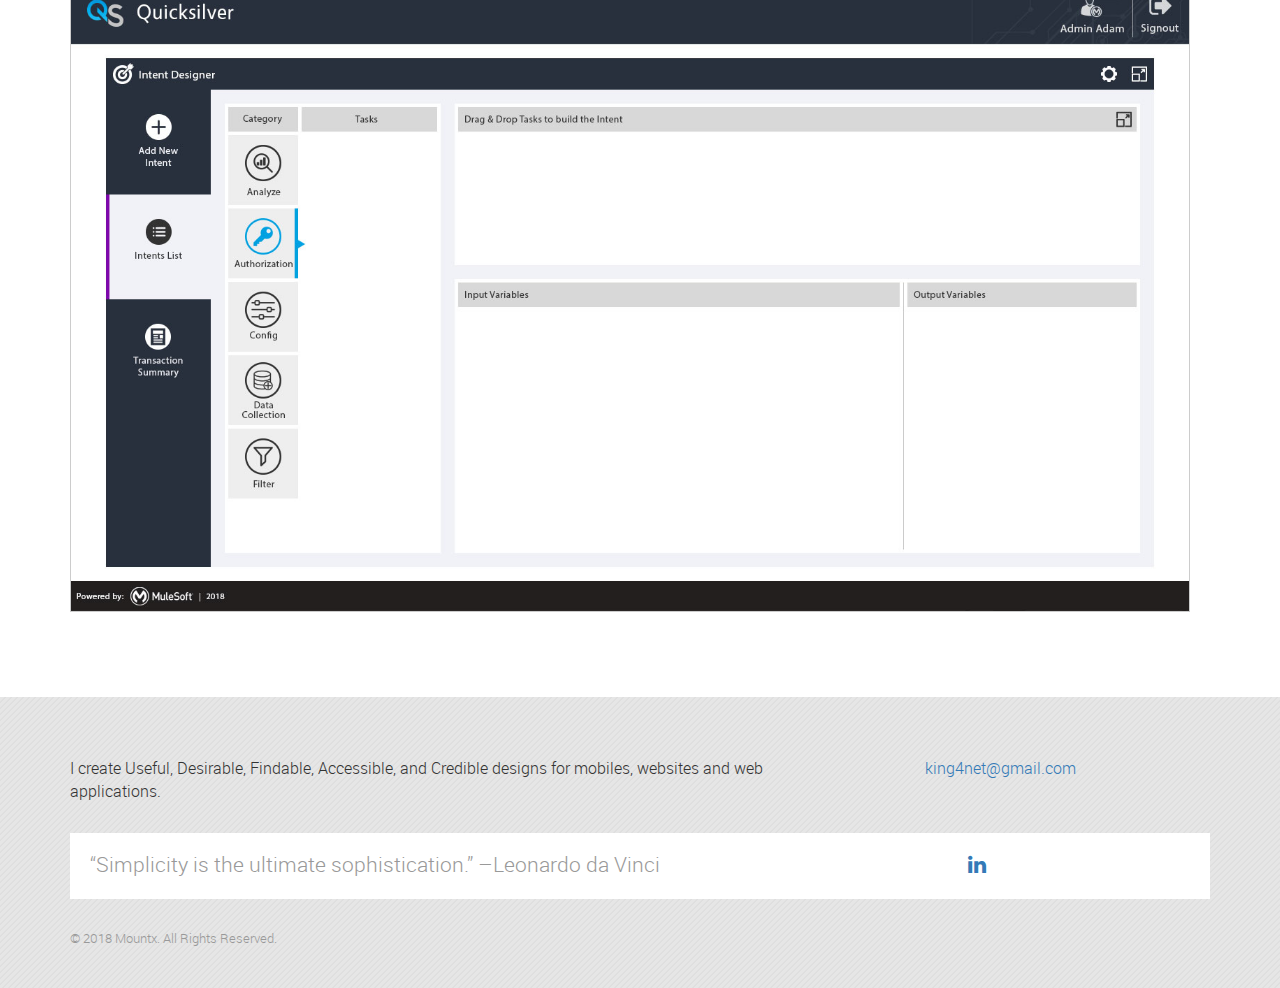
<file: quicksilver.html>
<!DOCTYPE html>
<html lang="en" class="no-js">
    <head>
        <meta charset="UTF-8">
        <meta http-equiv="X-UA-Compatible" content="IE=edge">
        <meta name="viewport" content="width=device-width, initial-scale=1">
        <title>Pallamraju-Portfolio-Quicksilver</title>
        <link rel="icon" href="favicon.ico">
        <link rel="shortcut icon" href="favicon">
        <!-- Animate css -->
        <link rel="stylesheet" href="assets/css/animate.min.css">
        <!-- FontAwesome css -->
        <link rel="stylesheet" href="assets/css/font-awesome.min.css">
        <!-- bootstrap css -->
        <link rel="stylesheet" href="assets/css/bootstrap.min.css">
        <!-- owl-carousel css -->
        <link rel="stylesheet" href="assets/css/owl.carousel.min.css">
        <!-- owl-carousel-theme css -->
        <link rel="stylesheet" href="assets/css/owl.theme.default.min.css">        
        <!-- mainstyle css -->
        <link rel="stylesheet" href="assets/css/main-styles.css">        
        <!--[if lt IE 9]>
            <script src="assets/js/html5shiv.min.js"></script>
            <script src="assets/js/respond.min.js"></script>
        <![endif]-->
    </head>
    <body>        
        <!-- Pre-loader start -->
        <div class="pre-loader-wrap"><div class="pre-loader"></div></div>
        <!-- Pre-loader end -->
        <div class="page-wrape">
            <div class="nav-tab-mountx">
                <div class="header-one">                    
                    <div class="container pad-remove">
                        <div class="row">
                            <div class="col-md-12">            
                                <nav class="navbar navbar-default">
                                    <div class="container-fluid">
                                        <!-- Brand and toggle get grouped for better mobile display -->
                                        <div class="navbar-header">
                                            <button type="button" class="navbar-toggle collapsed" data-toggle="collapse" data-target="#bs-example-navbar-collapse-1" aria-expanded="false">
                                                <span class="sr-only">Toggle navigation</span>
                                                <span class="icon-bar"></span>
                                                <span class="icon-bar"></span>
                                                <span class="icon-bar"></span>
                                            </button>
                                            <a class="navbar-brand" href="index.html">
                                                <!-- <img src="assets/img/logo.png" alt=""> -->
                                                PORTFOLIO
                                            </a>
                                        </div>

                                        <!-- Collect the nav links, forms, and other content for toggling -->
                                        <div class="collapse navbar-collapse" id="bs-example-navbar-collapse-1">
                                            <ul class="nav navbar-nav navbar-right">
                                                <li><a href="index.html">home</a></li>
                                                <li><a href="index.html">key functions</a></li>
                                                <li><a href="index.html">process</a></li>
                                                <li><a href="index.html">skills</a></li>
                                                <li><a href="index.html">portfolio</a></li>
                                                <li><a href="index.html">contact</a></li>                                          
                                            </ul>
                                        </div><!-- /.navbar-collapse -->
                                    </div><!-- /.container-fluid -->
                                </nav>
                            </div>
                        </div>
                    </div>                    
                </div>
                <div class="header-two">
                    <div class="container">
                        <div class="row">
                            <div class="col-md-12">
                                <span><a href="index.html">Portfolio</a> - Quicksilver</span>
                                <span><a href="fasttrack.html"><span>></span></a></span>
                            </div>
                        </div>
                    </div>
                </div>                        
            </div>
            <div class="content-case-study-description">
                <div class="port-bg tollr">
                    <div class="container">
                        <div class="row">
                            <div class="col-md-12">
                                <div class="col-lg-6 col-md-6 col-sm-6 col-sm-12" style="padding-left: 0;">
                                    <h3>QUICKSILVER - A Network Integration Platform </h3>				
                                    <p>The world’s first application-aware and vendor-agnostic network automation solution, Mulesoft Quicksilver accelerates the journey to automation by connecting and choreographing your infrastructure and applications. At the intesection of software defined networking (SDN) and network function virtualization (NFV), Quicksilver brings the power of
                                        API-led connectivity to network infrastructure.</p>
                                    <!--p class="hidden-sm hidden-xs"><a href="#">Download Casestudy</a></p-->
                                </div>
                                <div class="col-lg-6 col-md-6 col-sm-6 hidden-xs" style="padding-right: 0;">
                                    <img class="img-responsive" src="assets/img/case-studies/quicksilver/qsScreens.png" alt="">
                                </div>
                            </div>
                        </div>
                    </div>
                </div>
                <div class="container">
                    <div class="row">
                        <div class="col-md-12">
                            <!--section class="case-study-heading">
                                <h3><strong>TOLLR </strong>- World’s first toll payment system using “IoT-Connected Vehicle” platform</h3>
                            </section-->
                            <section class="case-study-conten">
                                <div class="row">
                                    <div class="col-md-12">
                                        <div>
                                            <h2>QUICKSILVER (A Network Integration Platform)</h2>
                                            <p>UX, Branding, Visual Design and Front End</p>
                                        </div>
                                        <div>
                                            <h3>Overview</h3>
                                            <p>
                                                Quicksilver is an automation software that allows to self-regulate the configuration,
                                                management, testing, deployment and operations of physical and virtual devices within a
                                                network. This can be achieved only with Programmable Networks (device should be capable of
                                                sending or receiving network commands defined through software) and Intent-Based
                                                Networking.
                                            </p>
                                        </div>
                                        <div>
                                            <h3>Business Goals</h3>
                                            <p>To achieve operational efficiency.</p>
                                            <p>To maximise the ROI of the Network Infrastructure.</p>
                                        </div>
                                        <!-- <div>
                                            <h3>Key Features</h3>
                                            <p>Add money to wallet with a credit card linked and go cashless</p>
                                            <p>Select your preferred route form the suggestions it provides</p>
                                            <p>Know exact number of toll booths on the chosen route and estimate the toll fee in advance</p>
                                            <p>Make return trip</p>
                                            <p>The payment will be automatically deducted once after you pass through the toll booth only</p>
                                            <p>Take monthly pass</p>
                                            <p>Add multiple vehicles of all types (axel)</p>
                                        </div> -->
                                        <div class="usability-design">
                                            <h3>My Responsibilities</h3>
                                            <p>User Experience Methods & Techniques Applied</p>
                                            <ul>
                                                <li>Brainstorming</li>
                                                <li>User Research</li>
                                                <li>User Personas</li>
                                                <li>Empathy Maps</li>
                                                <li>Use Case Scenarios</li>
                                                <li>Strategies</li>
                                                <li>Business Flows</li>
                                                <li>Sketches</li>
                                                <li>Information Architecture</li>
                                                <li>Wireframes</li>
                                                <li>User Testing</li>
                                                <li>Branding</li>
                                                <li>Prototypes</li>
                                                <li>Task wise User Testing</li>
                                            </ul>
                                        </div>
                                        <div class="screens">
                                            <h3>Screens</h3>
                                            <ul>
                                                <li><img class="img-responsive" src="assets/img/case-studies/quicksilver/web1.jpg" alt=""></li>
                                                <li><img class="img-responsive" src="assets/img/case-studies/quicksilver/web2.jpg" alt=""></li>
                                                <li><img class="img-responsive" src="assets/img/case-studies/quicksilver/web3.jpg" alt=""></li>
                                                <li><img class="img-responsive" src="assets/img/case-studies/quicksilver/web4.jpg" alt=""></li>
                                            </ul>
                                        </div>
                                    </div>
                                </div>
                            </section>
                        </div>
                    </div>
                </div>
            </div>
            <footer id="footer" class="footer">
                <div class="container">
                    <div class="row">
                        <div class="col-lg-8 col-md-8">
                            I create Useful, Desirable, Findable, Accessible, and Credible designs for mobiles, websites and web applications.
                        </div>
                        <div class="col-lg-3 col-md-3 col-lg-offset-1">
                            <a href="mailto:king4net@gmail.com">king4net@gmail.com</a>
                        </div>
                    </div>
                    <div class="row social">
                        <!--div class="col-xs-2"><p><a href="#"><i class="fa fa-facebook"></i></a></p></div>
                        <div class="col-xs-2"><p><a href="#"><i class="fa fa-twitter"></i></a></p></div>
                        <div class="col-xs-2"><p><a href="#"><i class="fa fa-google-plus"></i></a></p></div>
                        <div class="col-xs-2"><p><a href="#"><i class="fa fa-linkedin"></i></a></p></div>
                        <div class="col-xs-2"><p><a href="#"><i class="fa fa-pinterest-p"></i></a></p></div>
                        <div class="col-xs-2"><p><a href="#"><i class="fa fa-youtube-play"></i></a></p></div-->
                        <div class="container">
                            <div class="row bottom-line">
                                <div class="col-md-9">
                                    <p>“Simplicity is the ultimate sophistication.” –Leonardo da Vinci</p>
                                </div>
                                <div class="col-md-3">
                                    <p>
                                        <!--a href="#"><i class="fa fa-twitter"></i></a>
                                        <a href="#"><i class="fa fa-youtube-play"></i></a-->
                                        <a href="#"><i class="fa fa-linkedin"></i></a>
                                    </p>
                                </div>
                            </div>
                        </div>
                    </div>
                    <div class="row"><p>© 2018 Mountx. All Rights Reserved.</p></div>
                </div>

            </footer>
        </div>
        <!-- jQuery  js-->
        <script src="assets/js/jquery.min.js"></script>
        <!-- Bootstrap  js-->
        <script src="assets/js/bootstrap.min.js"></script>
        <!-- ancher link scripts js-->
        <!--<script src="assets/js/scrolltopcontrol.js"></script>-->
        <!-- owl-carousel js -->
        <script src="assets/js/owl.carousel.min.js"></script>
        <!-- Main scripts js-->
        <script src="assets/js/main-script.js"></script>
        <script src="assets/js/second-header-sticky.js"></script>
        <script>
            $(document).ready(function () {
                $(".owl-carousel").owlCarousel({
                    items: 1,
                    autoplay: true,
                    autoplayHoverPause: true,
                    loop: true
                });
            });
            $(document).on('click.nav', '.navbar-collapse.in', function (e) {
                if ($(e.target).is('a')) {
                    $(this).removeClass('in').addClass('collapse');
                }
            });
        </script>
    </body>
</html>
</file>
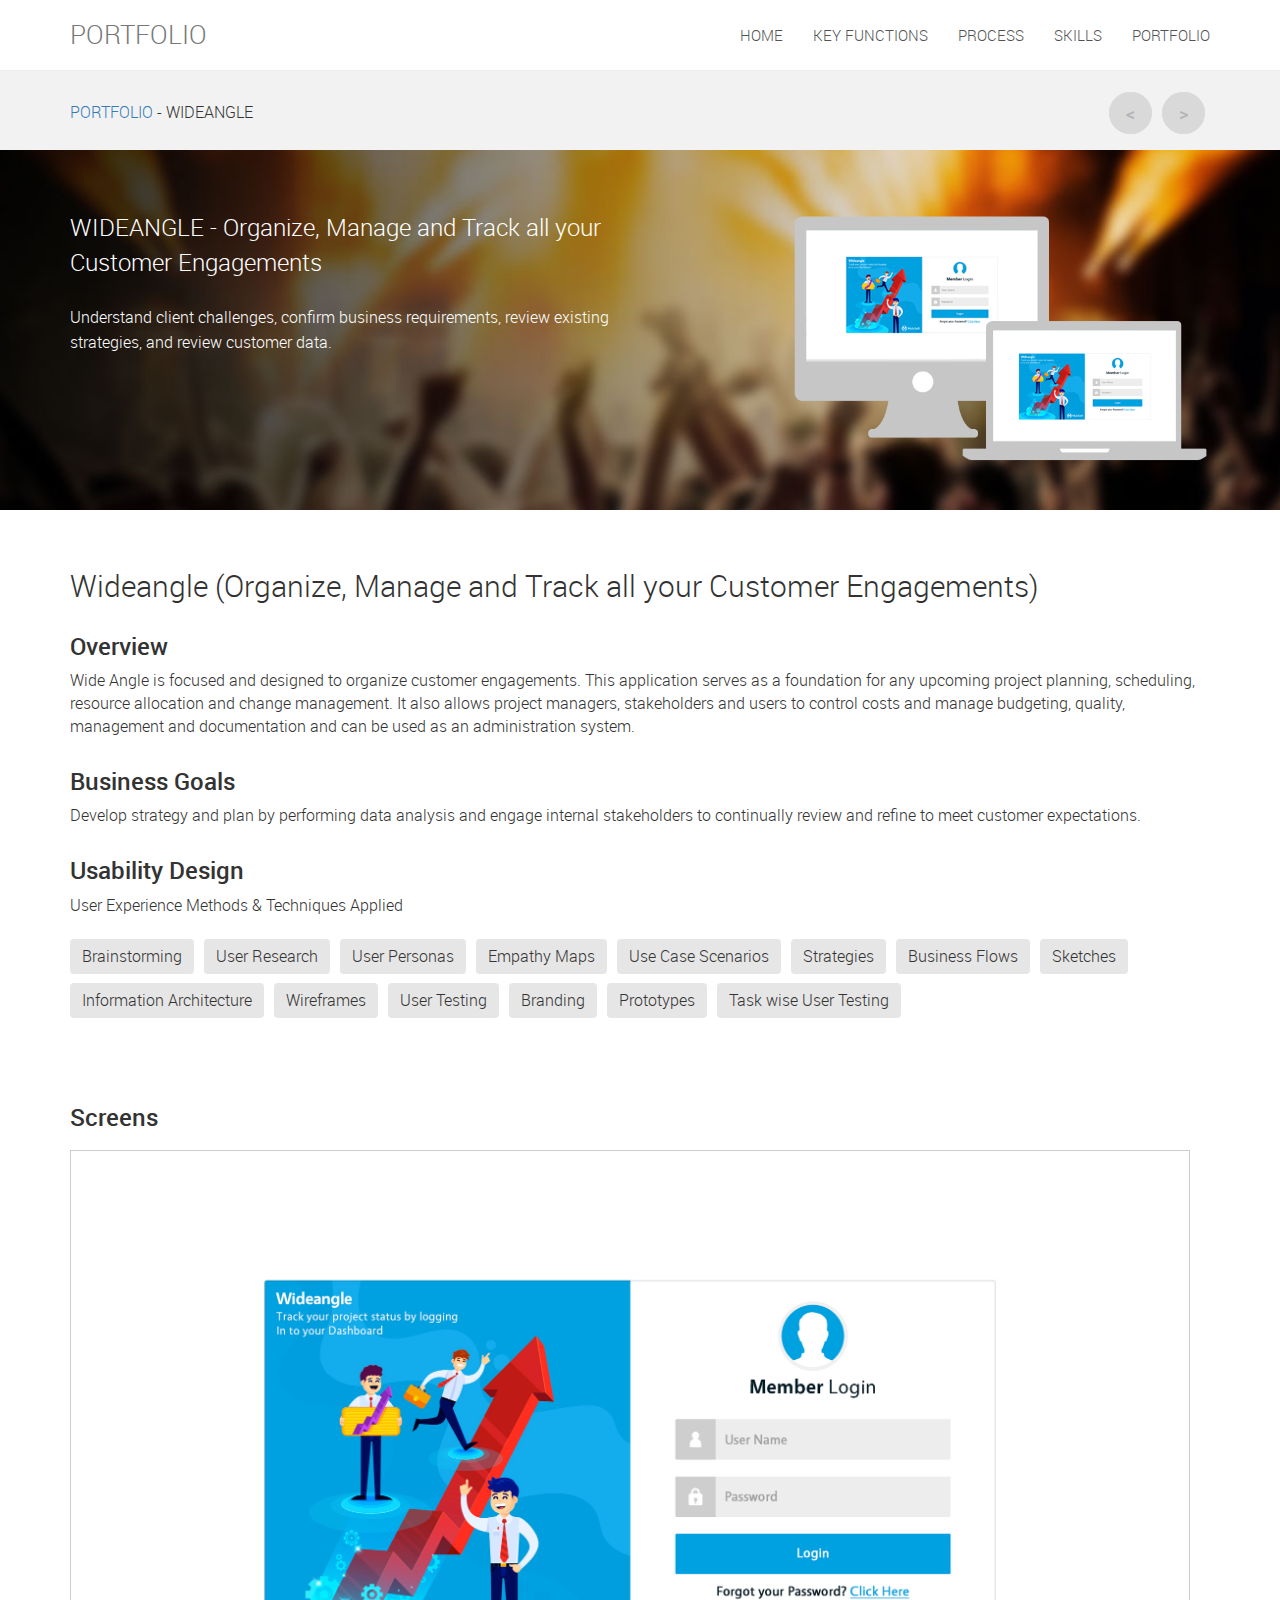
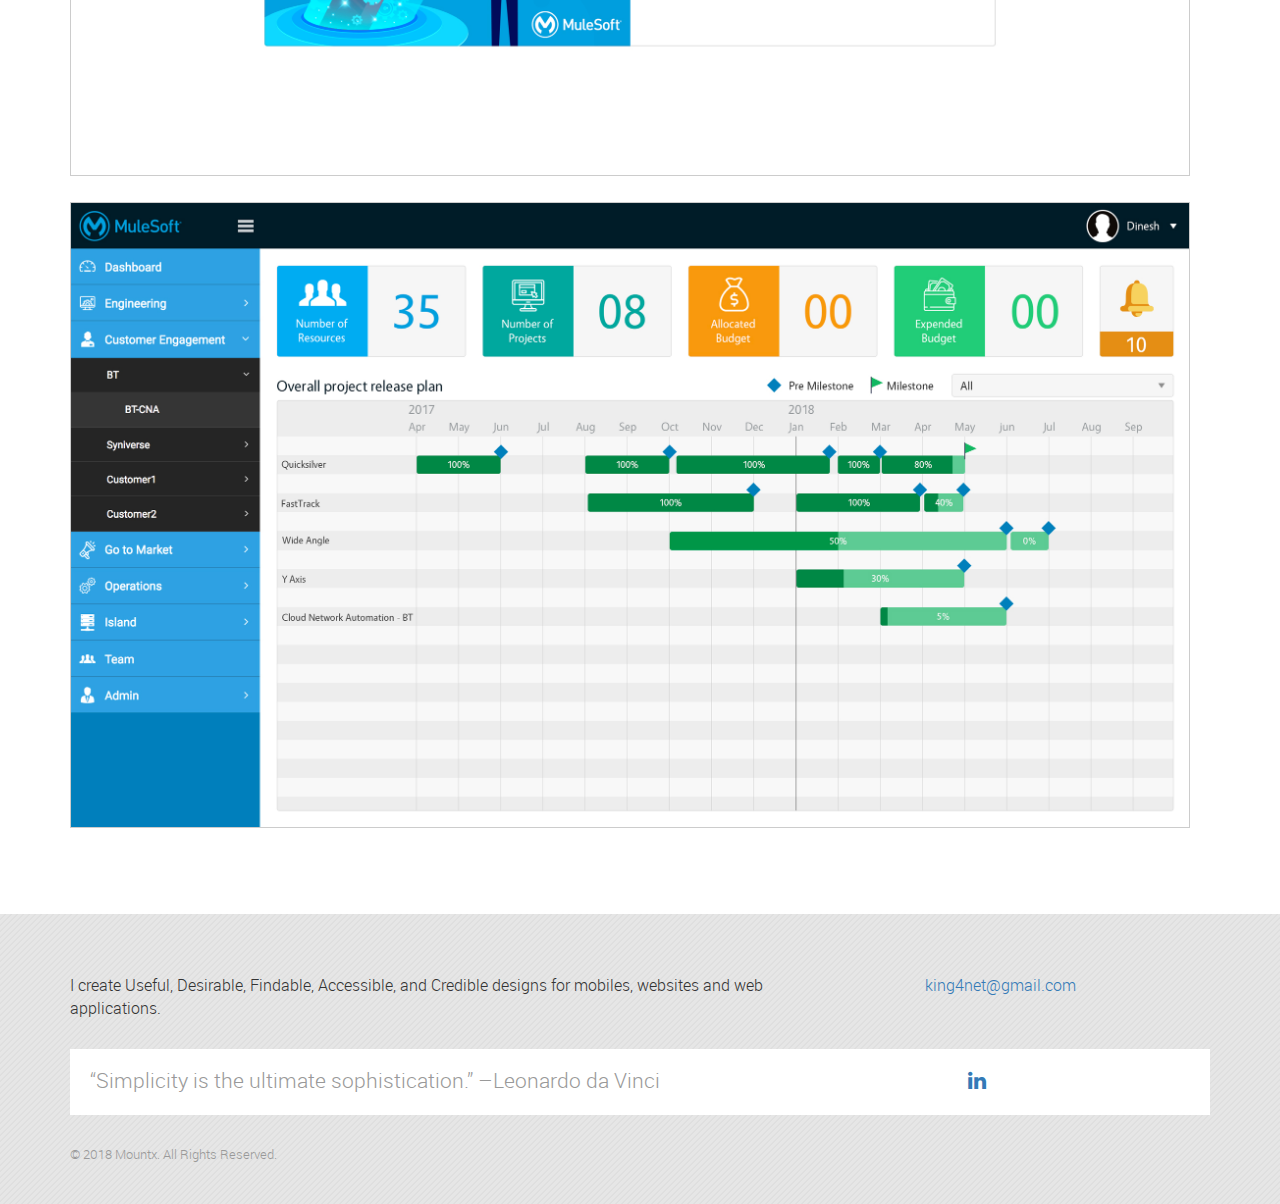
<file: wideangle.html>
<!DOCTYPE html>
<html lang="en" class="no-js">
    <head>
        <meta charset="UTF-8">
        <meta http-equiv="X-UA-Compatible" content="IE=edge">
        <meta name="viewport" content="width=device-width, initial-scale=1">
        <title>Portfolio-Wideangle</title>
        <link rel="icon" href="favicon.ico">
        <link rel="shortcut icon" href="favicon">
        <!-- Animate css -->
        <link rel="stylesheet" href="assets/css/animate.min.css">
        <!-- FontAwesome css -->
        <link rel="stylesheet" href="assets/css/font-awesome.min.css">
        <!-- bootstrap css -->
        <link rel="stylesheet" href="assets/css/bootstrap.min.css">
        <!-- owl-carousel css -->
        <link rel="stylesheet" href="assets/css/owl.carousel.min.css">
        <!-- owl-carousel-theme css -->
        <link rel="stylesheet" href="assets/css/owl.theme.default.min.css">        
        <!-- mainstyle css -->
        <link rel="stylesheet" href="assets/css/main-styles.css">        
        <!--[if lt IE 9]>
            <script src="assets/js/html5shiv.min.js"></script>
            <script src="assets/js/respond.min.js"></script>
        <![endif]-->
    </head>
    <body>        
        <!-- Pre-loader start -->
        <div class="pre-loader-wrap"><div class="pre-loader"></div></div>
        <!-- Pre-loader end -->
        <div class="page-wrape">
            <div class="nav-tab-mountx">
                <div class="header-one">                    
                    <div class="container pad-remove">
                        <div class="row">
                            <div class="col-md-12">            
                                <nav class="navbar navbar-default">
                                    <div class="container-fluid">
                                        <!-- Brand and toggle get grouped for better mobile display -->
                                        <div class="navbar-header">
                                            <button type="button" class="navbar-toggle collapsed" data-toggle="collapse" data-target="#bs-example-navbar-collapse-1" aria-expanded="false">
                                                <span class="sr-only">Toggle navigation</span>
                                                <span class="icon-bar"></span>
                                                <span class="icon-bar"></span>
                                                <span class="icon-bar"></span>
                                            </button>
                                            <a class="navbar-brand" href="#top">
                                                PORTFOLIO
                                            </a>
                                        </div>

                                        <!-- Collect the nav links, forms, and other content for toggling -->
                                        <div class="collapse navbar-collapse" id="bs-example-navbar-collapse-1">
                                            <ul class="nav navbar-nav navbar-right">
                                                <li><a href="index.html">home</a></li>
                                                <li><a href="index.html">key functions</a></li>
                                                <li><a href="index.html">process</a></li>
                                                <li><a href="index.html">skills</a></li>
                                                <li><a href="index.html">portfolio</a></li>
                                                <!-- <li><a href="index.html">contact</a></li> -->                                          
                                            </ul>
                                        </div><!-- /.navbar-collapse -->
                                    </div><!-- /.container-fluid -->
                                </nav>
                            </div>
                        </div>
                    </div>                    
                </div>
                <div class="header-two">
                    <div class="container">
                        <div class="row">
                            <div class="col-md-12">
                                <span><a href="index.html">Portfolio</a> - Wideangle</span>
                                <span><a href="fasttrack.html"><span><</span></a><a href="quicksilver_support.html"><span>></span></a></span>
                            </div>
                        </div>
                    </div>
                </div>                        
            </div>
            <div class="content-case-study-description">
                <div class="port-bg eventoride">
                    <div class="container">
                        <div class="row">
                            <div class="col-md-12">
                                <div class="col-lg-6 col-md-6 col-sm-6 col-sm-12" style="padding-left: 0;">
                                    <h3>WIDEANGLE - Organize, Manage and Track all your Customer Engagements</h3>				
                                    <p>Understand client challenges, confirm business requirements, review existing strategies, and review customer data.</p>
                                    <!---p class="hidden-sm hidden-xs"><a href="#">Download Casestudy</a></p-->
                                </div>
                                <div class="col-lg-6 col-md-6 col-sm-6 hidden-xs" style="padding-right: 0;">
                                    <img class="img-responsive" src="assets/img/case-studies/wideangle/waScreens.png" alt="">
                                </div>
                            </div>
                        </div>
                    </div>
                </div>
                <div class="container">
                    <div class="row">
                        <div class="col-md-12">
                            <!--section class="case-study-heading">
                                <h3><strong>TOLLR </strong>- World’s first toll payment system using “IoT-Connected Vehicle” platform</h3>
                            </section-->
                            <section class="case-study-conten">
                                <div class="row">
                                    <div class="col-md-12">
                                        <div>
                                            <h2>Wideangle (Organize, Manage and Track all your Customer Engagements)</h2>
                                            <!-- <p>UX, Branding, Visual Design, Front-end Design nd Assets for Apps</p> -->
                                        </div>
                                        <div>
                                            <h3>Overview</h3>
                                            <p>Wide Angle is focused and designed to organize customer engagements. This application serves as a foundation for any upcoming project planning, scheduling, resource allocation and change management. It also allows project managers, stakeholders and users to control costs and manage budgeting, quality, management and documentation and can be used as an administration system.</p>
                                        </div>
                                        <div>
                                            <h3>Business Goals</h3>
                                            <p>Develop strategy and plan by performing data analysis and engage internal stakeholders to continually review and refine to meet customer expectations.</p>
                                            <!-- <p>It provides Route Map to the event location</p> -->
                                        </div>
                                        <!-- <div>
                                            <h3>Key Features</h3>
                                            <p>Redeem offers</p>
                                            <p>AR View to find events by direction & distance</p>
                                            <p>Drive to event option to find Route Map</p>
                                            <p>Option to post users private events and invite their preferred group</p>
                                        </div> -->
                                        <div class="usability-design">
                                            <h3>Usability Design</h3>
                                            <p>User Experience Methods & Techniques Applied</p>
                                            <ul>
                                                <li>Brainstorming</li>
                                                <li>User Research</li>
                                                <li>User Personas</li>
                                                <li>Empathy Maps</li>
                                                <li>Use Case Scenarios</li>
                                                <li>Strategies</li>
                                                <li>Business Flows</li>
                                                <li>Sketches</li>
                                                <li>Information Architecture</li>
                                                <li>Wireframes</li>
                                                <li>User Testing</li>
                                                <li>Branding</li>
                                                <li>Prototypes</li>
                                                <li>Task wise User Testing</li>
                                            </ul>
                                        </div>
                                        <div class="screens">
                                            <h3>Screens</h3>
                                            <ul>
                                                <li><img class="img-responsive" src="assets/img/case-studies/wideangle/web1.jpg" alt=""></li>
                                                <li><img class="img-responsive" src="assets/img/case-studies/wideangle/web2.jpg" alt=""></li>
                                                <!-- <li><img class="img-responsive" src="assets/img/case-studies/wideangle/web1.jpg" alt=""></li>
                                                <li><img class="img-responsive" src="assets/img/case-studies/wideangle/web1.jpg" alt=""></li>
                                                <li><img class="img-responsive" src="assets/img/case-studies/wideangle/web1.jpg" alt=""></li>
                                                <li><img class="img-responsive" src="assets/img/case-studies/wideangle/web1.jpg" alt=""></li>
                                                <li><img class="img-responsive" src="assets/img/case-studies/wideangle/web1.jpg" alt=""></li>
                                                <li><img class="img-responsive" src="assets/img/case-studies/wideangle/web1.jpg" alt=""></li> -->
                                            </ul>
                                        </div>
                                    </div>
                                </div>
                            </section>
                        </div>
                    </div>
                </div>
            </div>
            <footer id="footer" class="footer">
                <div class="container">
                    <div class="row">
                        <div class="col-lg-8 col-md-8">
                            I create Useful, Desirable, Findable, Accessible, and Credible designs for mobiles, websites and web applications.
                        </div>
                        <div class="col-lg-3 col-md-3 col-lg-offset-1">
                            <a href="mailto:king4net@gmail.com">king4net@gmail.com</a>
                        </div>
                    </div>
                    <div class="row social">
                        <!--div class="col-xs-2"><p><a href="#"><i class="fa fa-facebook"></i></a></p></div>
                        <div class="col-xs-2"><p><a href="#"><i class="fa fa-twitter"></i></a></p></div>
                        <div class="col-xs-2"><p><a href="#"><i class="fa fa-google-plus"></i></a></p></div>
                        <div class="col-xs-2"><p><a href="#"><i class="fa fa-linkedin"></i></a></p></div>
                        <div class="col-xs-2"><p><a href="#"><i class="fa fa-pinterest-p"></i></a></p></div>
                        <div class="col-xs-2"><p><a href="#"><i class="fa fa-youtube-play"></i></a></p></div-->
                        <div class="container">
                            <div class="row bottom-line">
                                <div class="col-md-9">
                                    <p>“Simplicity is the ultimate sophistication.” –Leonardo da Vinci</p>
                                </div>
                                <div class="col-md-3">
                                    <p>
                                        <!--a href="#"><i class="fa fa-twitter"></i></a>
                                        <a href="#"><i class="fa fa-youtube-play"></i></a-->
                                        <a href="#"><i class="fa fa-linkedin"></i></a>
                                    </p>
                                </div>
                            </div>
                        </div>
                    </div>
                    <div class="row"><p>© 2018 Mountx. All Rights Reserved.</p></div>
                </div>

            </footer>
        </div>
        <!-- jQuery  js-->
        <script src="assets/js/jquery.min.js"></script>
        <!-- Bootstrap  js-->
        <script src="assets/js/bootstrap.min.js"></script>
        <!-- ancher link scripts js-->
        <!--<script src="assets/js/scrolltopcontrol.js"></script>-->
        <!-- owl-carousel js -->
        <script src="assets/js/owl.carousel.min.js"></script>
        <!-- Main scripts js-->
        <script src="assets/js/main-script.js"></script>
        <script src="assets/js/second-header-sticky.js"></script>
        <script>
            $(document).ready(function () {
                $(".owl-carousel").owlCarousel({
                    items: 1,
                    autoplay: true,
                    autoplayHoverPause: true,
                    loop: true
                });
            });
            $(document).on('click.nav', '.navbar-collapse.in', function (e) {
                if ($(e.target).is('a')) {
                    $(this).removeClass('in').addClass('collapse');
                }
            });
        </script>
    </body>
</html>
</file>
<file: assets/css/main-styles.css>
@charset "UTF-8";
/* ******************************** Partials ****************************** */
@font-face {
  font-family: 'Roboto Regular';
  src: url("../fonts/roboto-regular-webfont.eot");
  src: url("../fonts/roboto-regular-webfont.eot?#iefix") format("embedded-opentype"), url("../fonts/roboto-regular-webfont.woff2") format("woff2"), url("../fonts/roboto-regular-webfont.woff") format("woff"), url("../fonts/roboto-regular-webfont.ttf") format("truetype"), url("../fonts/roboto-regular-webfont.svg#robotoregular") format("svg");
  font-weight: normal;
  font-style: normal; }
@font-face {
  font-family: 'Roboto Italic';
  src: url("../fonts/roboto-italic-webfont.eot");
  src: url("../fonts/roboto-italic-webfont.eot?#iefix") format("embedded-opentype"), url("../fonts/roboto-italic-webfont.woff2") format("woff2"), url("../fonts/roboto-italic-webfont.woff") format("woff"), url("../fonts/roboto-italic-webfont.ttf") format("truetype"), url("../fonts/roboto-italic-webfont.svg#robotoitalic") format("svg");
  font-weight: normal;
  font-style: normal; }
@font-face {
  font-family: 'Roboto Thin';
  src: url("../fonts/roboto-thin-webfont.eot");
  src: url("../fonts/roboto-thin-webfont.eot?#iefix") format("embedded-opentype"), url("../fonts/roboto-thin-webfont.woff2") format("woff2"), url("../fonts/roboto-thin-webfont.woff") format("woff"), url("../fonts/roboto-thin-webfont.ttf") format("truetype"), url("../fonts/roboto-thin-webfont.svg#robotothin") format("svg");
  font-weight: normal;
  font-style: normal; }
@font-face {
  font-family: 'Roboto Thin Italic';
  src: url("../fonts/roboto-thinitalic-webfont.eot");
  src: url("../fonts/roboto-thinitalic-webfont.eot?#iefix") format("embedded-opentype"), url("../fonts/roboto-thinitalic-webfont.woff2") format("woff2"), url("../fonts/roboto-thinitalic-webfont.woff") format("woff"), url("../fonts/roboto-thinitalic-webfont.ttf") format("truetype"), url("../fonts/roboto-thinitalic-webfont.svg#robotothin_italic") format("svg");
  font-weight: normal;
  font-style: normal; }
@font-face {
  font-family: 'Roboto Light';
  src: url("../fonts/roboto-light-webfont.eot");
  src: url("../fonts/roboto-light-webfont.eot?#iefix") format("embedded-opentype"), url("../fonts/roboto-light-webfont.woff2") format("woff2"), url("../fonts/roboto-light-webfont.woff") format("woff"), url("../fonts/roboto-light-webfont.ttf") format("truetype"), url("../fonts/roboto-light-webfont.svg#robotolight") format("svg");
  font-weight: normal;
  font-style: normal; }
@font-face {
  font-family: 'Roboto Light Italic';
  src: url("../fonts/roboto-lightitalic-webfont.eot");
  src: url("../fonts/roboto-lightitalic-webfont.eot?#iefix") format("embedded-opentype"), url("../fonts/roboto-lightitalic-webfont.woff2") format("woff2"), url("../fonts/roboto-lightitalic-webfont.woff") format("woff"), url("../fonts/roboto-lightitalic-webfont.ttf") format("truetype"), url("../fonts/roboto-lightitalic-webfont.svg#robotolight_italic") format("svg");
  font-weight: normal;
  font-style: normal; }
@font-face {
  font-family: 'Roboto Medium';
  src: url("../fonts/roboto-medium-webfont.eot");
  src: url("../fonts/roboto-medium-webfont.eot?#iefix") format("embedded-opentype"), url("../fonts/roboto-medium-webfont.woff2") format("woff2"), url("../fonts/roboto-medium-webfont.woff") format("woff"), url("../fonts/roboto-medium-webfont.ttf") format("truetype"), url("../fonts/roboto-medium-webfont.svg#robotomedium") format("svg");
  font-weight: normal;
  font-style: normal; }
@font-face {
  font-family: 'Roboto Medium Italic';
  src: url("../fonts/roboto-mediumitalic-webfont.eot");
  src: url("../fonts/roboto-mediumitalic-webfont.eot?#iefix") format("embedded-opentype"), url("../fonts/roboto-mediumitalic-webfont.woff2") format("woff2"), url("../fonts/roboto-mediumitalic-webfont.woff") format("woff"), url("../fonts/roboto-mediumitalic-webfont.ttf") format("truetype"), url("../fonts/roboto-mediumitalic-webfont.svg#robotomedium_italic") format("svg");
  font-weight: normal;
  font-style: normal; }
@font-face {
  font-family: 'Roboto Bold';
  src: url("../fonts/roboto-bold-webfont.eot");
  src: url("../fonts/roboto-bold-webfont.eot?#iefix") format("embedded-opentype"), url("../fonts/roboto-bold-webfont.woff2") format("woff2"), url("../fonts/roboto-bold-webfont.woff") format("woff"), url("../fonts/roboto-bold-webfont.ttf") format("truetype"), url("../fonts/roboto-bold-webfont.svg#robotobold") format("svg");
  font-weight: normal;
  font-style: normal; }
@font-face {
  font-family: 'Roboto Bold Italic';
  src: url("../fonts/roboto-bolditalic-webfont.eot");
  src: url("../fonts/roboto-bolditalic-webfont.eot?#iefix") format("embedded-opentype"), url("../fonts/roboto-bolditalic-webfont.woff2") format("woff2"), url("../fonts/roboto-bolditalic-webfont.woff") format("woff"), url("../fonts/roboto-bolditalic-webfont.ttf") format("truetype"), url("../fonts/roboto-bolditalic-webfont.svg#robotobold_italic") format("svg");
  font-weight: normal;
  font-style: normal; }
@font-face {
  font-family: 'Roboto Black';
  src: url("../fonts/roboto-black-webfont.eot");
  src: url("../fonts/roboto-black-webfont.eot?#iefix") format("embedded-opentype"), url("../fonts/roboto-black-webfont.woff2") format("woff2"), url("../fonts/roboto-black-webfont.woff") format("woff"), url("../fonts/roboto-black-webfont.ttf") format("truetype"), url("../fonts/roboto-black-webfont.svg#robotoblack") format("svg");
  font-weight: normal;
  font-style: normal; }
@font-face {
  font-family: 'Roboto Black Italic';
  src: url("../fonts/roboto-blackitalic-webfont.eot");
  src: url("../fonts/roboto-blackitalic-webfont.eot?#iefix") format("embedded-opentype"), url("../fonts/roboto-blackitalic-webfont.woff2") format("woff2"), url("../fonts/roboto-blackitalic-webfont.woff") format("woff"), url("../fonts/roboto-blackitalic-webfont.ttf") format("truetype"), url("../fonts/roboto-blackitalic-webfont.svg#robotoblack_italic") format("svg");
  font-weight: normal;
  font-style: normal; }
/* ****************************** Main Mixins ***************************** */
/* ***********************************  *********************************** */
/* ****************************** Main styles ***************************** */
html {
  font-family: "Roboto Light" !important;
  font-size: 16px !important;
  position: relative; }

body {
  font-family: "Roboto Light" !important;
  font-size: 16px !important; }

/* ********************************************************************** */
/* ****************************** Pre-loader styles ***************************** */
.pre-loader-wrap {
  width: 100%;
  height: 100%;
  background-color: #fff;
  position: fixed;
  top: 0;
  left: 0;
  z-index: 999999999; }
  .pre-loader-wrap .pre-loader {
    width: 44px;
    height: 44px;
    margin: -24px 0 0 -24px;
    border: 2px solid transparent;
    border-color: rgba(0, 0, 0, 0.75) rgba(0, 0, 0, 0.25);
    position: absolute;
    top: 50%;
    left: 50%;
    -webkit-border-radius: 100%;
    -moz-border-radius: 100%;
    -ms-border-radius: 100%;
    -o-border-radius: 100%;
    border-radius: 100%;
    -webkit-animation: preLoader 0.75s ease-in-out infinite alternate;
    -o-animation: preLoader 0.75s ease-in-out infinite alternate;
    animation: preLoader 0.75s ease-in-out infinite alternate; }
@keyframes preLoader {
  from {
    transform: rotate(0deg); }
  to {
    transform: rotate(360deg); } }
@-webkit-keyframes preLoader {
  from {
    -webkit-transform: rotate(0deg); }
  to {
    -webkit-transform: rotate(360deg); } }
/*********************************************************************** */
/* ****************************** header-nav-wrap styles ***************************** */
.header-nav-wrap {
  height: 70px;
  width: 100%;
  background-color: transparent;
  position: relative;
  /*    top: 0;*/
  z-index: 1030; }
  @media all and (max-width: 768px) {
    .header-nav-wrap {
      top: 0;
      position: fixed;
      height: 70px; } }

.sticky {
  width: 100%;
  top: 0;
  left: 0;
  position: fixed;
  background-color: white;
  -webkit-box-shadow: 0 0 5px 0 #d5d5d5;
  box-shadow: 0 0 5px 0 #d5d5d5; }

.sticky-layer {
  width: 100%;
  display: none;
  position: relative; }

.pad-remove {
  padding-left: 0;
  padding-right: 0; }

nav .collapse a {
  text-transform: uppercase;
  font-size: 15px; }

/* ********************************************************************** */
/* ****************************** broacher styles ***************************** */
.broacher-wrap {
  width: 100%;
  background: url(../img/broacher-bg.jpg) no-repeat scroll center bottom #ccc;
  background-size: cover;
  min-height: 100vh;
  background-attachment: fixed; }
  @media (max-width: 768px) {
    .broacher-wrap {
      padding-top: 80px; } }
  .broacher-wrap h1 {
    text-transform: uppercase;
    font-family: "Roboto Bold";
    color: #424242;
    font-size: 66px; }
    @media (max-width: 575.98px) {
      .broacher-wrap h1 {
        font-size: 32px;
        margin: 0;
        padding-top: 10px; } }
    .broacher-wrap h1 + img {
      margin-top: 40px; }
  .broacher-wrap h3 {
    letter-spacing: 1px;
    padding-left: 3px;
    font-family: "Roboto Medium";
    color: #424242; }
    @media (max-width: 575.98px) {
      .broacher-wrap h3 {
        margin: 0;
        font-size: 18px; } }
  .broacher-wrap p {
    padding-top: 10px; }
  .broacher-wrap p[class="second-p"] {
    padding-top: 40px; }
  .broacher-wrap h1, .broacher-wrap p[class="first-p"] {
    line-height: 30px; }
    @media (max-width: 575.98px) {
      .broacher-wrap h1, .broacher-wrap p[class="first-p"] {
        line-height: 20px; } }
  .broacher-wrap .divTable {
    width: 100%;
    height: 74vh; }
  .broacher-wrap .fa.fa-skype, .broacher-wrap .fa.fa-envelope-o {
    color: #00aff0;
    padding-right: 6px; }
  .broacher-wrap span {
    padding-right: 20px; }
  .broacher-wrap article {
    background-color: rgba(255, 255, 255, 0.7);
    margin: 15px 0;
    padding: 0 20px 20px;
    min-height: 30vh;
    border: 1px solid rgba(0, 0, 0, 0.1); }
    .broacher-wrap article > h2 {
      font-size: 20px;
      color: #000; }
    .broacher-wrap article > p:last-child {
      margin-bottom: 0;
      font-size: 13px; }

.divTable {
  display: table; }
  .divTable .divTableCell {
    display: table-cell;
    vertical-align: middle; }

/* ********************************************************************** */
/* ****************************** services section styles ***************************** */
.content-body {
  background: url(../img/icons/footer-bg.png);
  background-color: #f2f2f2; }
  .content-body hr {
    border-top-color: #e6e6e6;
    width: 84%;
    height: 7px;
    margin-top: 60px; }
  .content-body .our-services-section h2, .content-body .our-services-section span, .content-body .skill-section h2, .content-body .skill-section span, .content-body .case-studies-section h2, .content-body .case-studies-section span, .content-body .contact-section h2, .content-body .contact-section span {
    text-transform: uppercase;
    padding: 80px 8px 8px 0;
    font-size: 26px; }
    @media (max-width: 575.98px) {
      .content-body .our-services-section h2, .content-body .our-services-section span, .content-body .skill-section h2, .content-body .skill-section span, .content-body .case-studies-section h2, .content-body .case-studies-section span, .content-body .contact-section h2, .content-body .contact-section span {
        font-size: 18px;
        line-height: 0; } }
  .content-body .our-services-section h2, .content-body .skill-section h2, .content-body .case-studies-section h2, .content-body .contact-section h2 {
    display: inline-block;
    font-family: "Roboto Regular"; }
  .content-body .our-services-section p[class='headingp'], .content-body .skill-section p[class='headingp'], .content-body .case-studies-section p[class='headingp'], .content-body .contact-section p[class='headingp'] {
    padding-bottom: 40px; }
  .content-body .contact-section h2 {
    padding-top: 20px; }
    @media (max-width: 575.98px) {
      .content-body .contact-section h2 {
        font-size: 21px;
        line-height: 22px; } }
  .content-body .contact-section div.contact-details {
    margin-top: 100px; }
    .content-body .contact-section div.contact-details span {
      font-size: 16px;
      text-transform: lowercase;
      padding-right: 15px; }
      .content-body .contact-section div.contact-details span i {
        padding-right: 5px;
        color: #00aff0; }
  .content-body .our-services-section article {
    background-color: #fff;
    padding: 20px;
    height: 440px;
    border-top: 1px solid rgba(227, 14, 19, 0.4); }
    .content-body .our-services-section article:before, .content-body .our-services-section article:after {
      content: " ";
      display: table; }
    .content-body .our-services-section article:after {
      clear: both; }
    @media (max-width: 992px) {
      .content-body .our-services-section article {
        margin-bottom: 30px;
        height: 340px; } }
    .content-body .our-services-section article > h3 {
      color: #000;
      font-size: 20px; }
    .content-body .our-services-section article p {
      padding: 0;
      color: gray; }
      .content-body .our-services-section article p.small {
        font-size: 13px;
        color: #333333; }
  .content-body .skill-section .skill-type {
    margin-bottom: 60px; }
    .content-body .skill-section .skill-type h3 {
      font-family: "Roboto Regular";
      color: #1a1a1a;
      font-size: 21px; }
      .content-body .skill-section .skill-type h3 + h4 {
        line-height: 28px; }
      @media (max-width: 575.98px) {
        .content-body .skill-section .skill-type h3 {
          font-size: 17px; } }
    .content-body .skill-section .skill-type ul {
      padding: 14px 0 0; }
      .content-body .skill-section .skill-type ul li {
        list-style: none;
        display: inline-block;
        background: #e6e6e6;
        padding: 6px 12px;
        margin: 3px 6px 6px 0;
        border-radius: 4px; }
    .content-body .skill-section .skill-type .row {
      padding: 8px 0; }
    .content-body .skill-section .skill-type article {
      padding-left: 60px; }
      .content-body .skill-section .skill-type article.aph {
        background: url(../img/icons/icon_photoshop.png) transparent no-repeat; }
      .content-body .skill-section .skill-type article.ail {
        background: url(../img/icons/icon_illustrator.png) transparent no-repeat; }
      .content-body .skill-section .skill-type article.aid {
        background: url(../img/icons/icon_indesign.png) transparent no-repeat; }
      .content-body .skill-section .skill-type article.aex {
        background: url(../img/icons/icon_xd.png) transparent no-repeat; }
      .content-body .skill-section .skill-type article.pencil {
        background: url(../img/icons/icon_pencil.png) transparent no-repeat; }
      .content-body .skill-section .skill-type article.balsamiq {
        background: url(../img/icons/icon_balsamiq.png) transparent no-repeat; }
      .content-body .skill-section .skill-type article.sketch {
        background: url(../img/icons/icon_sketch.png) transparent no-repeat; }
      .content-body .skill-section .skill-type article.html {
        background: url(../img/icons/icon_html.png) transparent no-repeat; }
      .content-body .skill-section .skill-type article.css {
        background: url(../img/icons/icon_css.png) transparent no-repeat; }
      .content-body .skill-section .skill-type article.jquery {
        background: url(../img/icons/icon_jquery.png) transparent no-repeat; }
      .content-body .skill-section .skill-type article.netbeans {
        background: url(../img/icons/icon_netbeans.png) transparent no-repeat; }
      .content-body .skill-section .skill-type article.vscode {
          background: url(../img/icons/icon_vscode.png) transparent no-repeat;
        background-size: contain }
      .content-body .skill-section .skill-type article.dreamweaver {
        background: url(../img/icons/icon_dreamweaver.png) transparent no-repeat; }
      .content-body .skill-section .skill-type article.bootstrap {
        background: url(../img/icons/icon_bootstrap.png) transparent no-repeat; }
      .content-body .skill-section .skill-type article.sass {
        background: url(../img/icons/icon_sass.png) transparent no-repeat; }
      .content-body .skill-section .skill-type article h4, .content-body .skill-section .skill-type article p {
        line-height: 15px; }
      .content-body .skill-section .skill-type article h4 {
        font-size: 16px;
        color: #000; }
      .content-body .skill-section .skill-type article p {
        font-size: 13px;
        color: #666666; }
  .content-body .case-studies-section {
    background-color: #fff;
    margin: 70px 0 0 0; }
    .content-body .case-studies-section .port-item {
      background: url(../img/icons/footer-bg.png);
      background-color: #ebebeb;
      border: white solid 1px;
      margin: 0 0 40px; }
      .content-body .case-studies-section .port-item a {
        text-decoration: none; }
        .content-body .case-studies-section .port-item a:hover .port-img::before {
          background-color: rgba(211, 0, 0, 0.5);
          z-index: 0; }
        .content-body .case-studies-section .port-item a:hover .port-img:after {
          -webkit-transform: scale(1);
          -moz-transform: scale(1);
          -ms-transform: scale(1);
          -o-transform: scale(1);
          transform: scale(1); }
        .content-body .case-studies-section .port-item a .port-img {
          color: #fff;
          position: relative; }
          .content-body .case-studies-section .port-item a .port-img:before {
            width: 100%;
            height: 100%;
            background-color: transparent;
            content: '';
            position: absolute;
            top: 0;
            left: 0;
            z-index: 0;
            -webkit-transition: all 0.25s linear;
            -moz-transition: all 0.25s linear;
            -ms-transition: all 0.25s linear;
            -o-transition: all 0.25s linear;
            transition: all 0.25s linear; }
          .content-body .case-studies-section .port-item a .port-img:after {
            width: 32px;
            height: 32px;
            margin: -16px 0 0 -16px;
            content: "";
            font-family: 'FontAwesome';
            font-size: 24px;
            line-height: 32px;
            text-align: center;
            position: absolute;
            top: 50%;
            left: 50%;
            z-index: 0;
            -webkit-transition: all 0.25s linear;
            -moz-transition: all 0.25s linear;
            -ms-transition: all 0.25s linear;
            -o-transition: all 0.25s linear;
            transition: all 0.25s linear;
            -webkit-transform: scale(0);
            -moz-transform: scale(0);
            -ms-transform: scale(0);
            -o-transform: scale(0);
            transform: scale(0); }
      .content-body .case-studies-section .port-item .port-content {
        padding: 0 10px; }
        .content-body .case-studies-section .port-item .port-content h3 {
          font-family: "Roboto Regular";
          font-size: 17px;
          color: #333333; }
        .content-body .case-studies-section .port-item .port-content p.small {
          font-size: 11px;
          color: #666666; }
    .content-body .case-studies-section .owl-carousel {
      margin-bottom: 70px; }
      .content-body .case-studies-section .owl-carousel.owl-theme .owl-nav.disabled + .owl-dots {
        width: 50%;
        margin: 0 0 -12px 0;
        text-align: center;
        position: absolute;
        bottom: 100px;
        right: 0; }
      .content-body .case-studies-section .owl-carousel.owl-theme .owl-dots .owl-dot span {
        width: 12px;
        height: 12px;
        padding: 0;
        margin: 0 8px;
        -webkit-border-radius: 100%;
        -moz-border-radius: 100%;
        -ms-border-radius: 100%;
        -o-border-radius: 100%;
        border-radius: 100%; }
      .content-body .case-studies-section .owl-carousel .case-studies-item img {
        width: 500px; }
      @media (max-width: 575.98px) {
        .content-body .case-studies-section .owl-carousel .case-studies-item article h3 {
          font-size: 18px; } }
      .content-body .case-studies-section .owl-carousel .case-studies-item article p i {
        margin-left: 10px; }
      .content-body .case-studies-section .owl-carousel .case-studies-item article p + p + p {
        margin-top: 30px; }
        .content-body .case-studies-section .owl-carousel .case-studies-item article p + p + p a {
          color: #e30e13;
          font-size: 14px !important;
          font-family: "Roboto Regular";
          text-decoration: none;
          text-transform: uppercase;
          letter-spacing: 1px; }
          .content-body .case-studies-section .owl-carousel .case-studies-item article p + p + p a:hover {
            color: #000;
            text-decoration: none; }
      .content-body .case-studies-section .owl-carousel .case-studies-item article a {
        background-color: #333333;
        padding: 10px;
        text-decoration: none;
        margin-top: 20px;
        color: #fff;
        line-height: 50px; }
  .content-body .quote-section {
    background: url(../img/quote-bg.jpg) no-repeat scroll top center #fff;
    background-size: cover;
    position: relative; }
    .content-body .quote-section:before {
      content: "";
      width: 100%;
      height: 100%;
      background-color: rgba(0, 0, 0, 0.6);
      position: absolute;
      top: 0;
      left: 0;
      z-index: 0; }
    .content-body .quote-section > * {
      position: relative;
      z-index: 1; }
    .content-body .quote-section section {
      text-align: center;
      color: #cccccc;
      padding: 150px 0 150px;
      font-size: 20px; }
  .content-body .contact-section {
    background-color: #f2f2f2;
    text-align: center;
    padding-bottom: 50px; }
    .content-body .contact-section h5 {
      text-transform: uppercase; }
    .content-body .contact-section form input, .content-body .contact-section form textarea {
      font-size: 14px;
      color: #4d4d4d;
      width: 34%;
      height: 40px;
      background-color: transparent;
      border: 0;
      border-bottom: #a8a8a8 solid 1px;
      text-align: center;
      margin-top: 10px; }
      @media (max-width: 767px) {
        .content-body .contact-section form input, .content-body .contact-section form textarea {
          width: 64%; } }
    .content-body .contact-section form textarea {
      height: 80px; }
    .content-body .contact-section form select {
      font-size: 14px;
      color: #cccccc;
      width: 34%;
      height: 40px;
      background-color: transparent;
      border: 0;
      border-bottom: #a8a8a8 solid 1px;
      text-align: center;
      margin-top: 10px;
      -webkit-appearance: none;
      -moz-appearance: none;
      appearance: none;
      background: url(../img/drop-arrow.png) no-repeat;
      background-position: 320px 20px; }
    .content-body .contact-section form button {
      margin: 20px 0 0 0;
      padding: 0 15% 0 15%;
      height: 34px;
      background-color: #4d4d4d;
      color: #fff;
      border-radius: 0; }

footer {
  padding: 30px 0;
  background: url(../img/icons/footer-bg.png);
  background-color: #e6e6e6; }
  footer .container .row {
    margin: 30px 0 0 0;
    padding: 0; }
    footer .container .row.bottom-line {
      margin: 0; }
    footer .container .row > div {
      padding: 0; }
    footer .container .row .about {
      padding: 0; }
    footer .container .row p {
      font-size: 13px;
      color: #999999; }
    footer .container .row.social {
      background-color: #fff;
      margin: 30px 0 0 0;
      padding: 16px 0 10px 0; }
      footer .container .row.social p {
        font-size: 21px;
        color: lightrn(#000, 30%);
        padding-left: 20px; }
        footer .container .row.social p a {
          margin-right: 30px; }

/* ********************************************************************** */
/* ****************************** case-study.html styles ***************************** */
.affix {
  top: 140px;
  right: 44px; }

.nav-tab-mountx {
  position: fixed;
  top: 0;
  left: 0;
  width: 100%;
  transition: top 0.3s ease-in-out;
  z-index: 1; }
  .nav-tab-mountx .header-one {
    height: 70px;
    background-color: #fff; }
  .nav-tab-mountx .header-two {
    background-color: #f2f2f2;
    height: 80px;
    vertical-align: central;
    padding-top: 30px;
    border-top: 1px solid;
    border-top-color: #ededed; }
    .nav-tab-mountx .header-two .row {
      text-transform: uppercase; }
      @media (max-width: 767px) {
        .nav-tab-mountx .header-two .row {
          font-size: 14px; } }
    .nav-tab-mountx .header-two button {
      background-color: transparent;
      border-radius: 0;
      border: none;
      color: #000;
      margin-bottom: 2px; }
    .nav-tab-mountx .header-two .container > .row > .col-md-12 span:nth-child(2) {
      float: right; }
      .nav-tab-mountx .header-two .container > .row > .col-md-12 span:nth-child(2) a {
        text-decoration: none;
        font-family: "Roboto Medium";
        color: #b3b3b3;
        font-size: 18px; }
        .nav-tab-mountx .header-two .container > .row > .col-md-12 span:nth-child(2) a span {
          background: #d9d9d9;
          border: 1px #dbdbdb solid;
          padding: 8px 16px;
          margin: 0 5px;
          border-radius: 50px; }

.content-case-study-description {
  margin-top: 30px; }
  .content-case-study-description .tollr {
    background: url(../img/port-tollr-bg.jpg) no-repeat center center; }
  .content-case-study-description .toss {
    background: url(../img/port-toss-bg.jpg) no-repeat center center; }
  .content-case-study-description .eventoride {
    background: url(../img/port-eventoride-bg.jpg) no-repeat center center; }
  .content-case-study-description .securex {
    background: url(../img/port-securex-bg.jpg) no-repeat center center; }
  .content-case-study-description .hto {
    background: url(../img/port-hto-bg.jpg) no-repeat center center; }
  .content-case-study-description .edutree {
    background: url(../img/port-edutree-bg.jpg) no-repeat center center; }
  .content-case-study-description .hr {
    background: url(../img/port-hr.jpg) no-repeat center center; }
  .content-case-study-description .fas {
    background: url(../img/port-fas-bg.jpg) no-repeat center center; }
  .content-case-study-description .port-bg {
    height: 480px;
    color: #fff;
    -webkit-background-size: cover;
    -moz-background-size: cover;
    -o-background-size: cover;
    background-size: cover; }
    .content-case-study-description .port-bg h3 {
      padding: 160px 0 15px 0;
      line-height: 35px;
      font-size: 24px; }
      @media (max-width: 768px) {
        .content-case-study-description .port-bg h3 {
          font-size: 20px; } }
      @media (max-width: 991.98px) {
        .content-case-study-description .port-bg h3 {
          font-size: 20px;
          line-height: 22px; } }
    .content-case-study-description .port-bg p {
      line-height: 25px; }
      .content-case-study-description .port-bg p a {
        color: #fff;
        background: url(../img/button-bg.png) repeat;
        padding: 15px;
        border-radius: 0 !important;
        border: 1px solid #b6b6b6;
        font-size: 15px !important;
        text-align: center;
        text-decoration: none;
        text-transform: uppercase;
        letter-spacing: 1px; }
        .content-case-study-description .port-bg p a:hover, .content-case-study-description .port-bg p a:visited {
          color: #fff;
          text-decoration: none;
          background: url(../img/button-bg-hover.png) repeat; }
    .content-case-study-description .port-bg p + p {
      margin-top: 35px; }
    .content-case-study-description .port-bg img {
      padding-top: 180px;
      width: 520px;
      float: right; }
  .content-case-study-description .case-study-heading h3 {
    border-bottom: 1px #ddd solid;
    padding: 16px 0 10px; }
  .content-case-study-description .case-study-conten {
    margin-top: 40px; }
    @media (max-width: 768px) {
      .content-case-study-description .case-study-conten h2 {
        font-size: 22px; } }
    .content-case-study-description .case-study-conten h3 {
      font-family: "Roboto Medium";
      padding-top: 10px; }
      @media (max-width: 768px) {
        .content-case-study-description .case-study-conten h3 {
          font-size: 20px; } }
    .content-case-study-description .case-study-conten .usability-design ul, .content-case-study-description .case-study-conten .screens ul {
      padding: 10px 0 50px; }
      .content-case-study-description .case-study-conten .usability-design ul li, .content-case-study-description .case-study-conten .screens ul li {
        list-style: none;
        display: inline-block;
        padding-right: 20px;
        padding-bottom: 20px; }
        .content-case-study-description .case-study-conten .usability-design ul li img, .content-case-study-description .case-study-conten .screens ul li img {
          border: 1px #ccc solid; }
    .content-case-study-description .case-study-conten .usability-design ul {
      padding-left: 0; }
      .content-case-study-description .case-study-conten .usability-design ul li {
        background: #e6e6e6;
        padding: 6px 12px;
        margin: 3px 6px 6px 0;
        border-radius: 4px; }
  .content-case-study-description aside .technology-used {
    float: right;
    border-left: 1px solid #ddd;
    padding-left: 20px;
    margin-top: 20px; }
    .content-case-study-description aside .technology-used p {
      font-size: 13px; }
    .content-case-study-description aside .technology-used ul {
      padding-left: 0; }
      .content-case-study-description aside .technology-used ul li {
        list-style: none;
        display: inline-block;
        margin-right: 20px; }
    .content-case-study-description aside .technology-used h5 {
      margin-top: 30px; }
    .content-case-study-description aside .technology-used .social {
      margin-top: 30px;
      border-bottom: 1px solid #ddd;
      border-top: 1px solid #ddd;
      padding: 10px 0 0 10px; }
      .content-case-study-description aside .technology-used .social ul {
        padding-left: 0; }
        .content-case-study-description aside .technology-used .social ul li {
          margin-right: 50px; }

/* ****************************** portfolip styles ***************************** */
.portfolio .container hr {
  margin-top: 0; }

.portfolio .container .row {
  position: relative;
  margin-top: 180px; }
  .portfolio .container .row a.tollr:before {
    content: "TOLLR \A Mobile and Web App"; }
  .portfolio .container .row a.toss:before {
    content: "TOSS \A Mobile and Web App"; }
  .portfolio .container .row a:before {
    white-space: pre;
    position: absolute;
    left: 0;
    top: 0;
    padding: 10%;
    width: 100%;
    height: 100%;
    color: #d9d9d9;
    background-color: rgba(0, 0, 0, 0.7);
    -webkit-transition: background-color 0.5s ease-out;
    -moz-transition: background-color 0.5s ease-out;
    -o-transition: background-color 0.5s ease-out;
    transition: background-color 0.5s ease-out; }
  .portfolio .container .row a:hover:before {
    background-color: transparent; }
  .portfolio .container .row button {
    background-color: transparent;
    border-radius: 0;
    border: none;
    color: #000; }

.blog {
  margin-top: 40px; }
  .blog h3 {
    font-weight: bold;
    padding-bottom: 10px; }
  .blog article {
    padding: 20px 0; }
  .blog ul.content, .blog ul.links {
    padding: 0; }
    .blog ul.content li, .blog ul.links li {
      list-style: none;
      margin-bottom: 6px; }
  .blog ul.content li {
    margin-bottom: 20px; }

.portfolio .gallery-title {
  font-size: 36px;
  color: #42B32F;
  text-align: center;
  font-weight: 500;
  margin-bottom: 70px; }
.portfolio .gallery-title:after {
  content: "";
  position: absolute;
  width: 7.5%;
  left: 46.5%;
  height: 45px;
  border-bottom: 1px solid #5e5e5e; }
.portfolio .filter-button {
  font-size: 18px;
  border: 1px solid #42B32F;
  border-radius: 5px;
  text-align: center;
  color: #42B32F;
  margin-bottom: 30px; }
.portfolio .filter-button:hover {
  font-size: 18px;
  border: 1px solid #42B32F;
  border-radius: 5px;
  text-align: center;
  color: #ffffff;
  background-color: #42B32F; }
.portfolio .btn-default:active .filter-button:active {
  background-color: #42B32F;
  color: white; }
.portfolio .port-image {
  width: 100%; }
.portfolio .gallery_product {
  margin: 0 30px 30px 0;
  width: 250px;
  padding: 0px; }
.portfolio .port-item {
  background-color: #e6e6e6;
  border: #d9d9d9 solid 1px;
  margin: 0 0 40px; }
  .portfolio .port-item a {
    text-decoration: none; }
    .portfolio .port-item a:hover .port-img::before {
      background-color: rgba(211, 0, 0, 0.5);
      z-index: 0; }
    .portfolio .port-item a:hover .port-img:after {
      -webkit-transform: scale(1);
      -moz-transform: scale(1);
      -ms-transform: scale(1);
      -o-transform: scale(1);
      transform: scale(1); }
    .portfolio .port-item a .port-img {
      color: #fff;
      position: relative; }
      .portfolio .port-item a .port-img:before {
        width: 100%;
        height: 100%;
        background-color: transparent;
        content: '';
        position: absolute;
        top: 0;
        left: 0;
        z-index: 0;
        -webkit-transition: all 0.25s linear;
        -moz-transition: all 0.25s linear;
        -ms-transition: all 0.25s linear;
        -o-transition: all 0.25s linear;
        transition: all 0.25s linear; }
      .portfolio .port-item a .port-img:after {
        width: 32px;
        height: 32px;
        margin: -16px 0 0 -16px;
        content: "";
        font-family: 'FontAwesome';
        font-size: 24px;
        line-height: 32px;
        text-align: center;
        position: absolute;
        top: 50%;
        left: 50%;
        z-index: 0;
        -webkit-transition: all 0.25s linear;
        -moz-transition: all 0.25s linear;
        -ms-transition: all 0.25s linear;
        -o-transition: all 0.25s linear;
        transition: all 0.25s linear;
        -webkit-transform: scale(0);
        -moz-transform: scale(0);
        -ms-transform: scale(0);
        -o-transform: scale(0);
        transform: scale(0); }
  .portfolio .port-item .port-content {
    padding: 0 10px; }
    .portfolio .port-item .port-content h3 {
      font-family: "Roboto Regular";
      font-size: 17px;
      color: #333333; }
    .portfolio .port-item .port-content p.small {
      font-size: 11px;
      color: #666666; }

.line {
  border-bottom: 1px solid #e30e13 !important; }

/* ********************************************************************** */
/* ****************************** bootstrap custom styles ***************************** */
.navbar-nav li:last-child a {
  padding-right: 0; }

.navbar-collapse {
  border: none; }

.navbar-collapse ul {
  padding: 10px 0; }
  @media (max-width: 768px) {
    .navbar-collapse ul {
      padding: 0;
      background-color: #fbfbfb; }
      .navbar-collapse ul li:first-child {
        border-top: solid 1px #f1f1f1; }
      .navbar-collapse ul li {
        border-bottom: solid 1px #f1f1f1; } }

.navbar-default {
  background-color: transparent;
  border: none; }
  @media all and (max-width: 768px) {
    .navbar-default {
      background-color: white;
      border: 0;
      -webkit-box-shadow: 0 0 5px 0 #d5d5d5;
      box-shadow: 0 0 5px 0 #d5d5d5; } }
  .navbar-default .navbar-brand {
    padding: 10px 15px;
    font-size: 26px;
    margin-top: 15px;
   }
  .navbar-default .navbar-toggle {
    padding: 19px 0;
    border: 0;
    background-color: transparent; }
    .navbar-default .navbar-toggle:hover, .navbar-default .navbar-toggle:focus {
      background-color: transparent; }
  .navbar-default .navbar-nav > li > a {
    color: #535353; }
  .navbar-default .navbar-nav > .active > a {
    color: #d30000;
    background-color: transparent; }
    .navbar-default .navbar-nav > .active > a:hover, .navbar-default .navbar-nav > .active > a:focus {
      color: #d30000;
      background-color: transparent; }

/* ********************************************************************** */
/* ****************************** media styles ***************************** */
/* ********************************************************************** */

/*# sourceMappingURL=main-styles.css.map */
</file>
